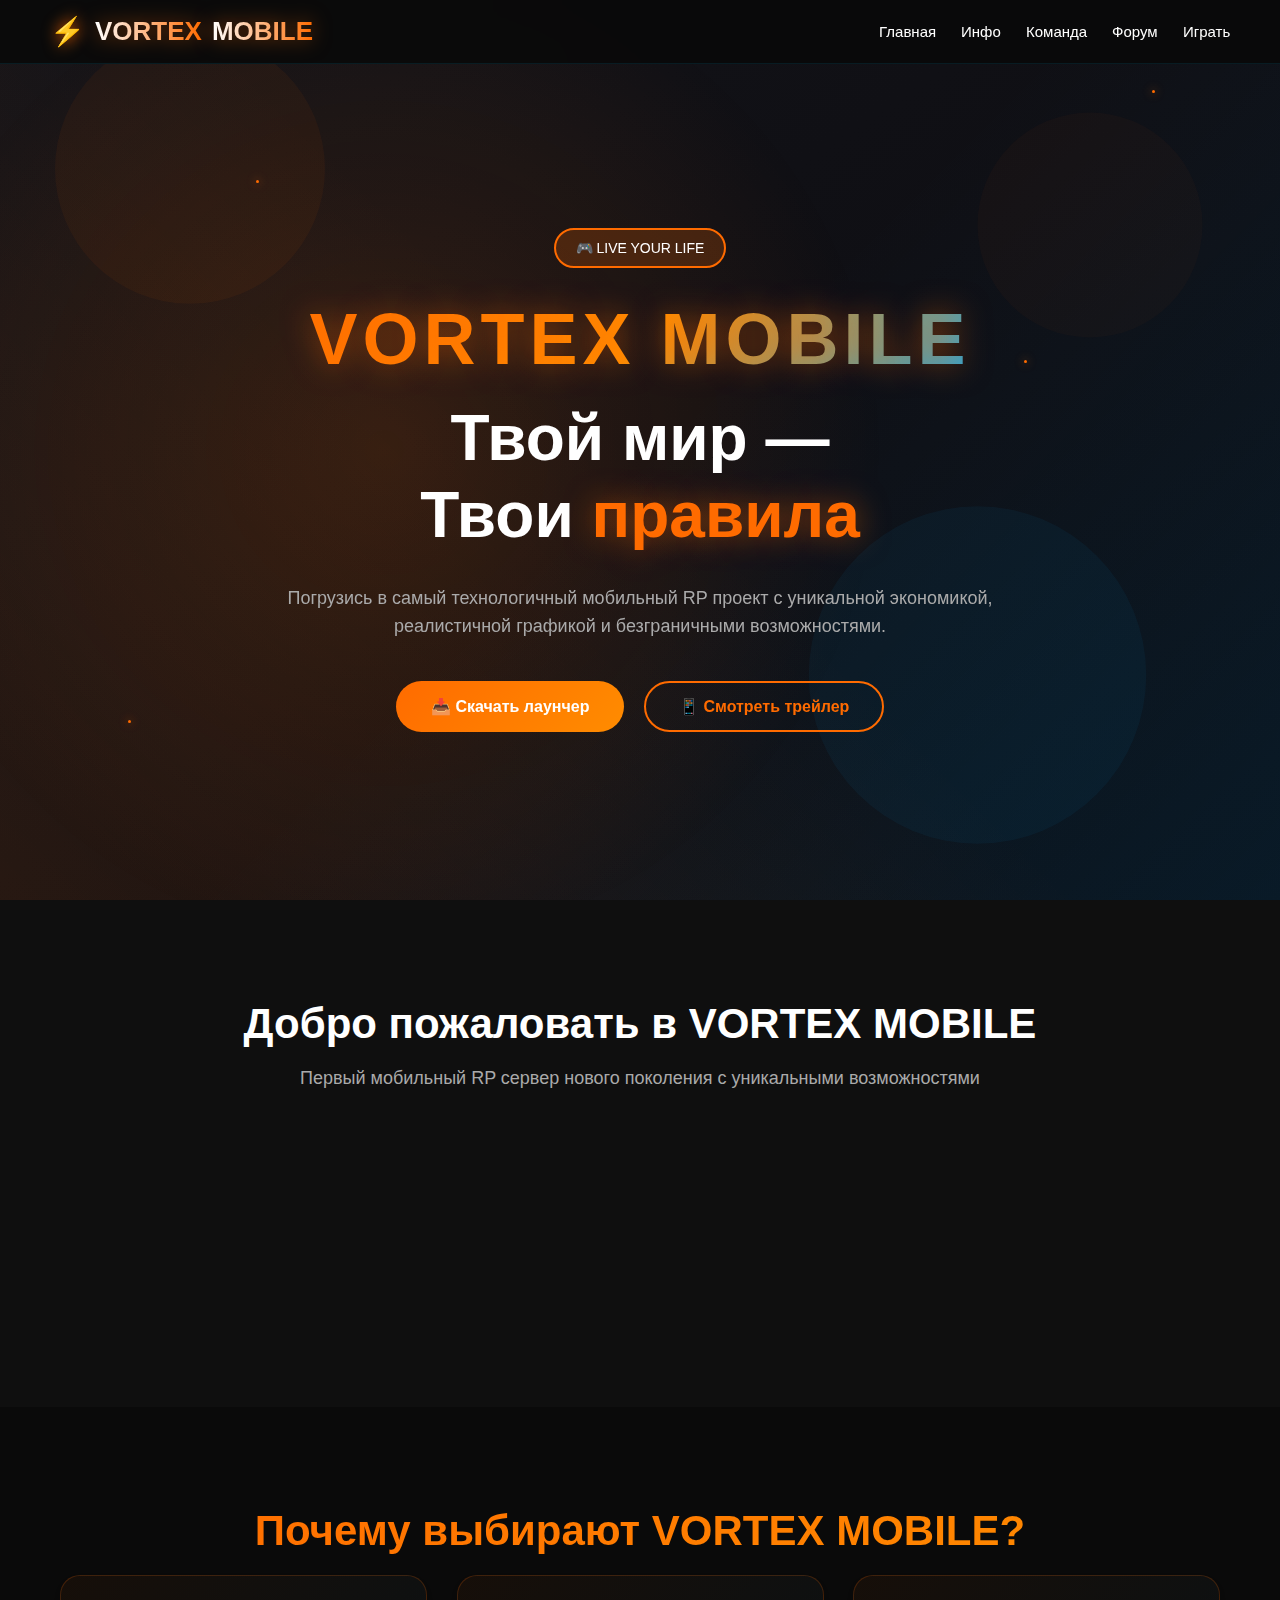
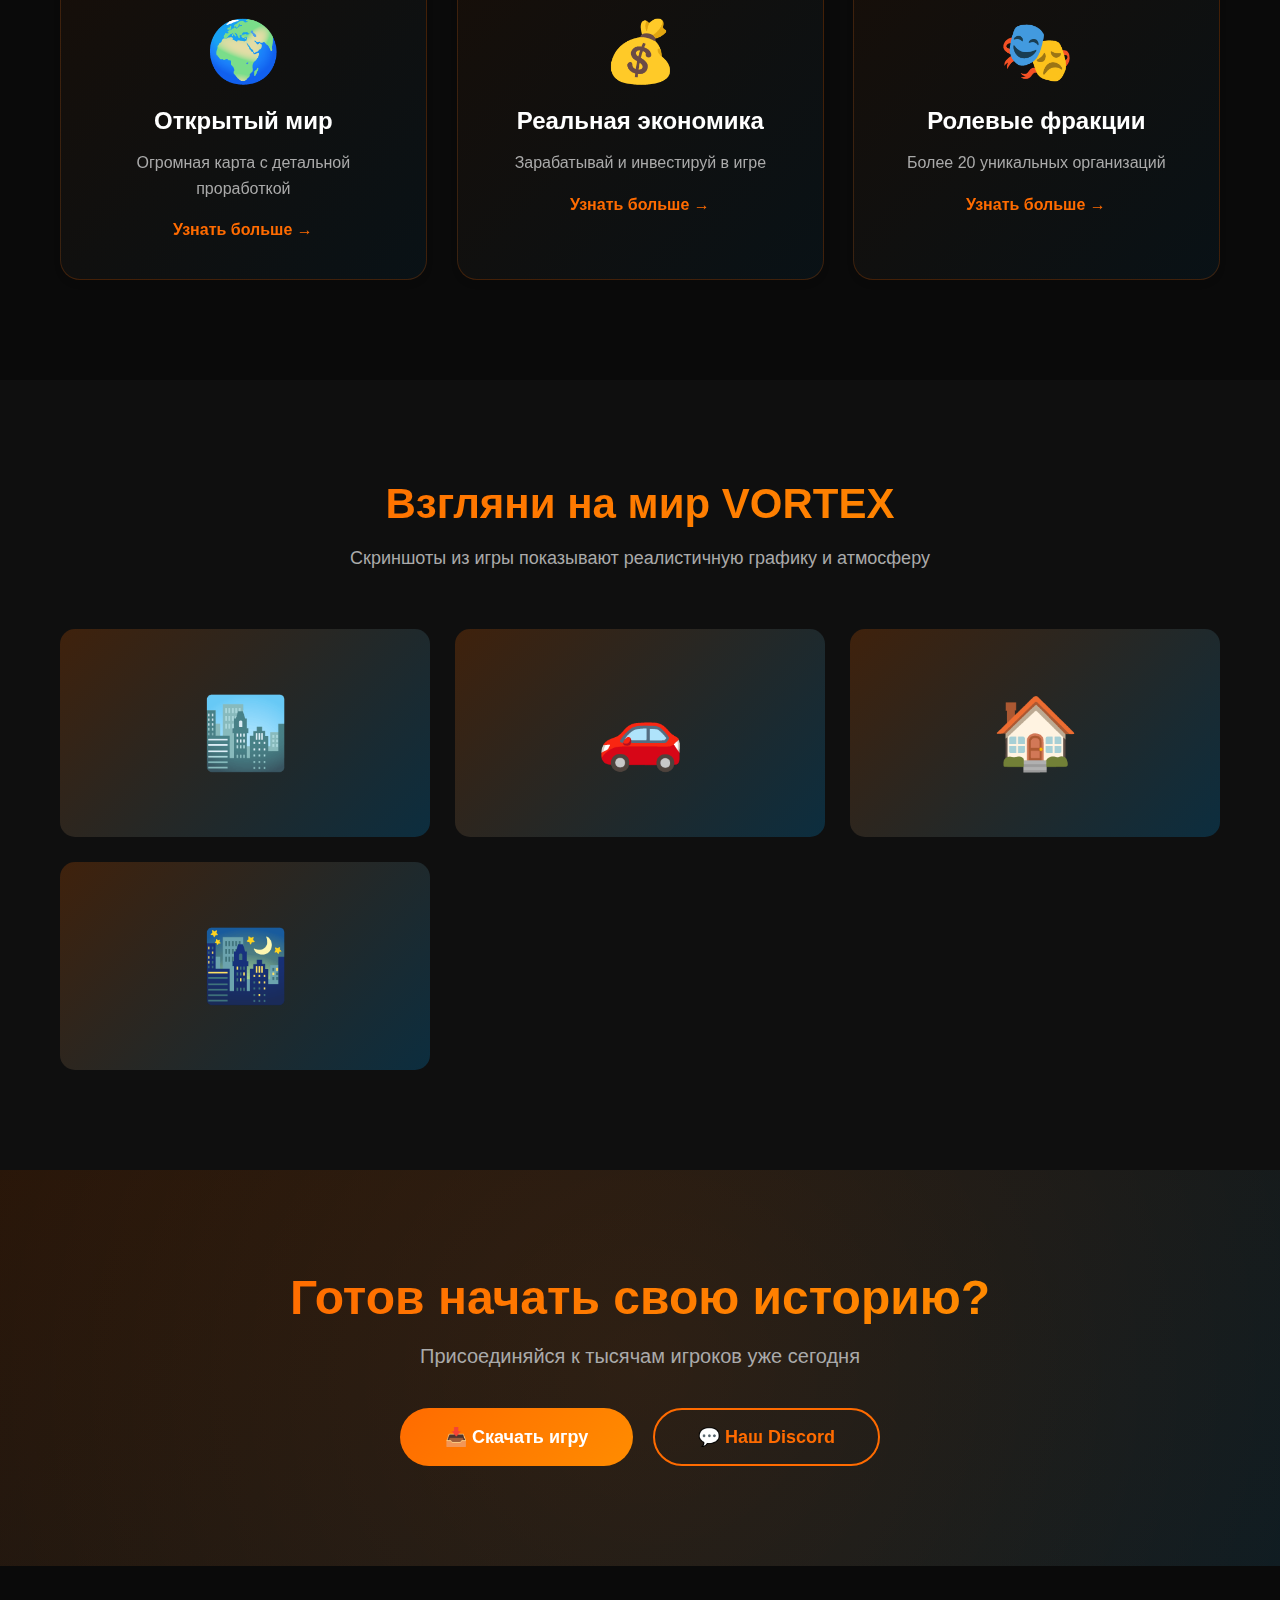
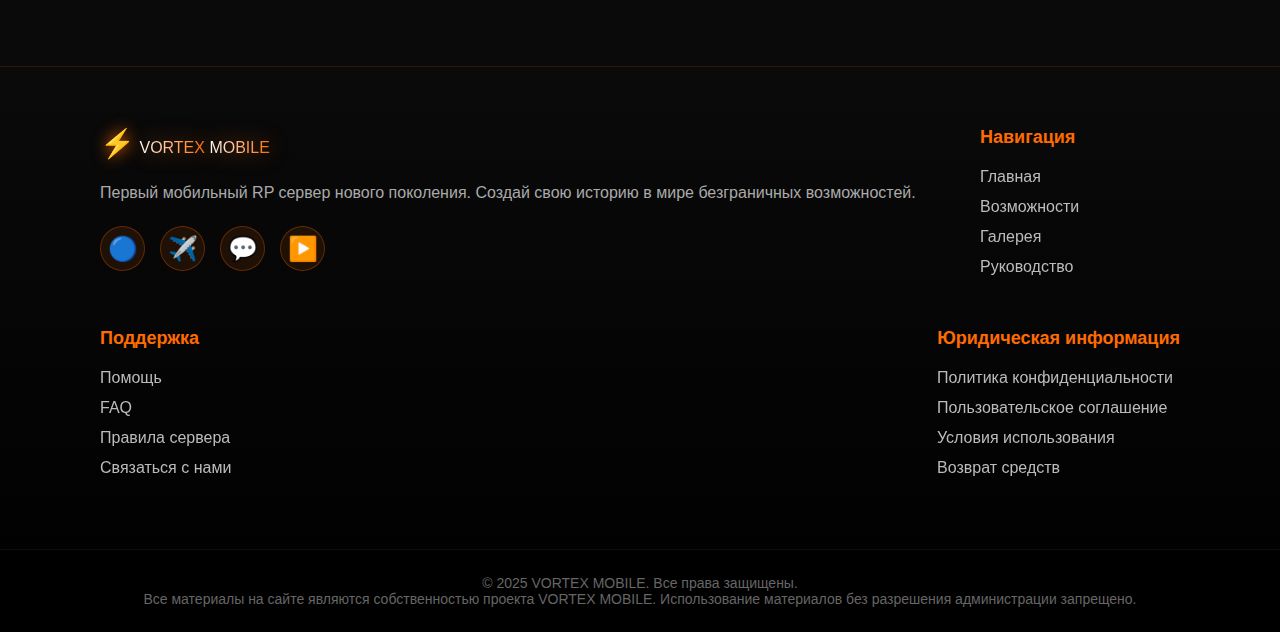
<file: index.html>
<!DOCTYPE html>
<html lang="ru">
<head>
    <meta charset="UTF-8">
    <meta name="viewport" content="width=device-width, initial-scale=1.0">
    <title>VORTEX MOBILE - Главная</title>
    <link rel="stylesheet" href="style.css">
</head>
<body>
    <nav>
    <div class="logo">
        <span class="logo-icon">⚡</span>
        <span class="logo-text">VORTEX</span>
        <span class="logo-blue">MOBILE</span>
    </div>
    <ul class="nav-links">
        <li><a href="index.html">Главная</a></li>
        <li><a href="features.html">Инфо</a></li>
        <li><a href="team.html">Команда</a></li>
        <li><a href="https://blizmobile.hgweb.ru/index.php" target="_blank" class="glow-forum">Форум</a></li>
        <li><a href="#" class="glow-play" onclick="alert('Загрузка!')">Играть</a></li>
    </ul>
</nav>

    <section class="hero">
        <div class="hero-background"></div>
        <div class="hero-overlay"></div>
        <div class="hero-content">
            <div class="badge">🎮 LIVE YOUR LIFE</div>
            <div class="game-title">VORTEX MOBILE</div>
            <h1>Твой мир —<br>Твои <span class="orange-text">правила</span></h1>
            <p class="hero-description">
                Погрузись в самый технологичный мобильный RP проект с уникальной экономикой, реалистичной графикой и безграничными возможностями.
            </p>
            <div class="hero-buttons">
                <button class="btn-primary" onclick="alert('Загрузка лаунчера...')">📥 Скачать лаунчер</button>
                <button class="btn-secondary" onclick="alert('Открытие трейлера...')">📱 Смотреть трейлер</button>
            </div>
        </div>
        <div class="hero-particles">
            <div class="particle"></div>
            <div class="particle"></div>
            <div class="particle"></div>
            <div class="particle"></div>
            <div class="particle"></div>
        </div>
    </section>

    <section class="overview">
        <div class="overview-content">
            <h2>Добро пожаловать в VORTEX MOBILE</h2>
            <p>Первый мобильный RP сервер нового поколения с уникальными возможностями</p>
            <div class="stats-grid">
                <div class="stat-card">
                    <div class="stat-number">10K+</div>
                    <div class="stat-label">Активных игроков</div>
                </div>
                <div class="stat-card">
                    <div class="stat-number">24/7</div>
                    <div class="stat-label">Онлайн сервер</div>
                </div>
                <div class="stat-card">
                    <div class="stat-number">100+</div>
                    <div class="stat-label">Уникальных локаций</div>
                </div>
            </div>
        </div>
    </section>

    <section class="features-preview">
        <h2 class="section-title">Почему выбирают VORTEX MOBILE?</h2>
        <div class="features-preview-grid">
            <div class="preview-card">
                <div class="preview-icon">🌍</div>
                <h3>Открытый мир</h3>
                <p>Огромная карта с детальной проработкой</p>
                <a href="features.html" class="preview-link">Узнать больше →</a>
            </div>
            <div class="preview-card">
                <div class="preview-icon">💰</div>
                <h3>Реальная экономика</h3>
                <p>Зарабатывай и инвестируй в игре</p>
                <a href="features.html" class="preview-link">Узнать больше →</a>
            </div>
            <div class="preview-card">
                <div class="preview-icon">🎭</div>
                <h3>Ролевые фракции</h3>
                <p>Более 20 уникальных организаций</p>
                <a href="features.html" class="preview-link">Узнать больше →</a>
            </div>
        </div>
    </section>

    <section class="gallery">
        <h2 class="section-title">Взгляни на мир VORTEX</h2>
        <p class="section-subtitle">Скриншоты из игры показывают реалистичную графику и атмосферу</p>
        <div class="gallery-grid">
            <div class="gallery-item">
                <div class="gallery-placeholder">🏙️</div>
                <div class="gallery-overlay">
                    <span>Центр города</span>
                </div>
            </div>
            <div class="gallery-item">
                <div class="gallery-placeholder">🚗</div>
                <div class="gallery-overlay">
                    <span>Гонки на суперкарах</span>
                </div>
            </div>
            <div class="gallery-item">
                <div class="gallery-placeholder">🏠</div>
                <div class="gallery-overlay">
                    <span>Элитная недвижимость</span>
                </div>
            </div>
            <div class="gallery-item">
                <div class="gallery-placeholder">🌃</div>
                <div class="gallery-overlay">
                    <span>Ночная жизнь</span>
                </div>
            </div>
        </div>
    </section>

    <section class="cta-section">
        <div class="cta-content">
            <h2>Готов начать свою историю?</h2>
            <p>Присоединяйся к тысячам игроков уже сегодня</p>
            <div class="cta-buttons">
                <button class="btn-primary large" onclick="alert('Загрузка лаунчера...')">📥 Скачать игру</button>
                <button class="btn-secondary large" onclick="alert('Открытие Discord...')">💬 Наш Discord</button>
            </div>
        </div>
    </section>

    <footer class="footer">
        <div class="footer-content">
            <div class="footer-section">
                <div class="footer-logo">
                    <span class="logo-icon">⚡</span>
                    <span class="logo-text">VORTEX</span>
                    <span class="logo-blue">MOBILE</span>
                </div>
                <p class="footer-description">
                    Первый мобильный RP сервер нового поколения. Создай свою историю в мире безграничных возможностей.
                </p>
                <div class="social-links">
                    <a href="#" class="social-btn" title="VKontakte">🔵</a>
                    <a href="#" class="social-btn" title="Telegram">✈️</a>
                    <a href="#" class="social-btn" title="Discord">💬</a>
                    <a href="#" class="social-btn" title="YouTube">▶️</a>
                </div>
            </div>

            <div class="footer-section">
                <h4>Навигация</h4>
                <ul class="footer-links">
                    <li><a href="index.html">Главная</a></li>
                    <li><a href="features.html">Возможности</a></li>
                    <li><a href="gallery.html">Галерея</a></li>
                    <li><a href="team.html">Руководство</a></li>
                </ul>
            </div>

            <div class="footer-section">
                <h4>Поддержка</h4>
                <ul class="footer-links">
                    <li><a href="#">Помощь</a></li>
                    <li><a href="#">FAQ</a></li>
                    <li><a href="#">Правила сервера</a></li>
                    <li><a href="#">Связаться с нами</a></li>
                </ul>
            </div>

            <div class="footer-section">
                <h4>Юридическая информация</h4>
                <ul class="footer-links">
                    <li><a href="#">Политика конфиденциальности</a></li>
                    <li><a href="#">Пользовательское соглашение</a></li>
                    <li><a href="#">Условия использования</a></li>
                    <li><a href="#">Возврат средств</a></li>
                </ul>
            </div>
        </div>

        <div class="footer-bottom">
            <div class="footer-bottom-content">
                <p>&copy; 2025 VORTEX MOBILE. Все права защищены.</p>
                <p class="footer-disclaimer">
                    Все материалы на сайте являются собственностью проекта VORTEX MOBILE. 
                    Использование материалов без разрешения администрации запрещено.
                </p>
            </div>
        </div>
    </footer>

    <script src="script.js"></script>
</body>
</html>
</file>
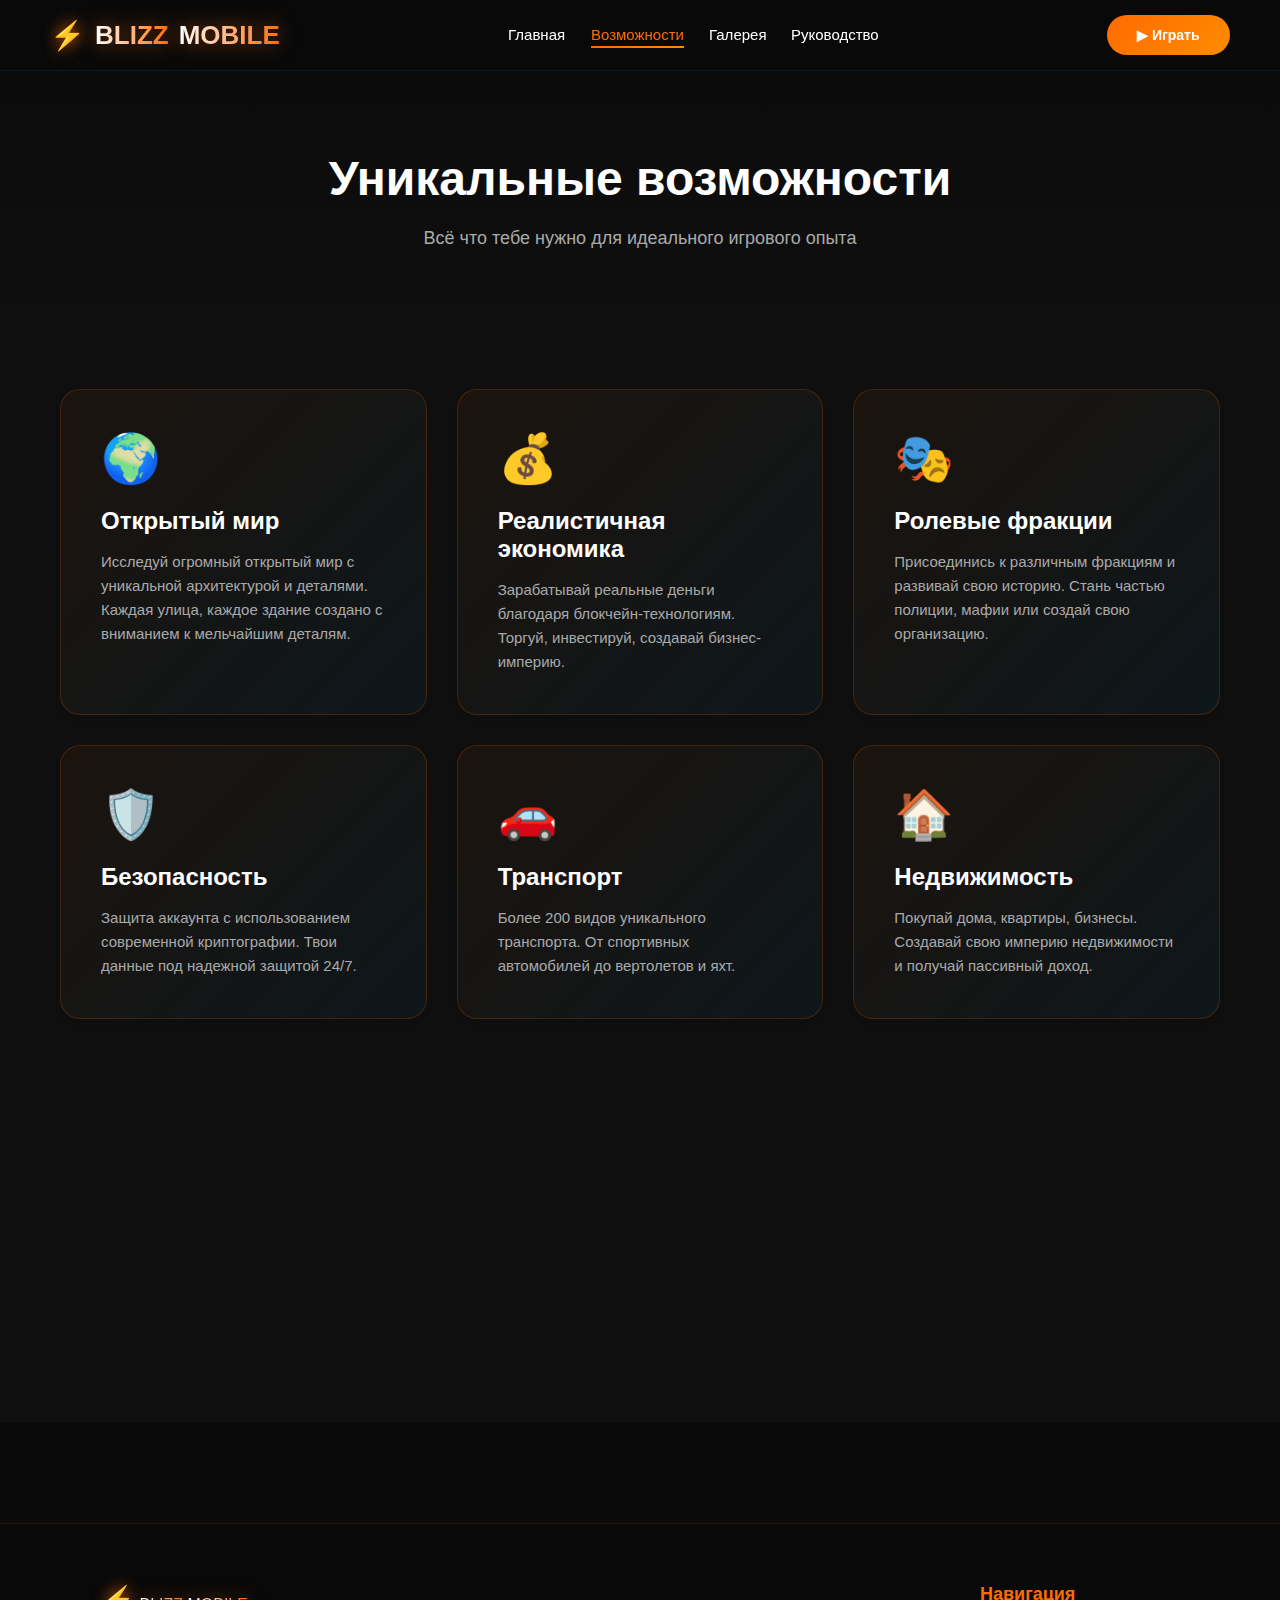
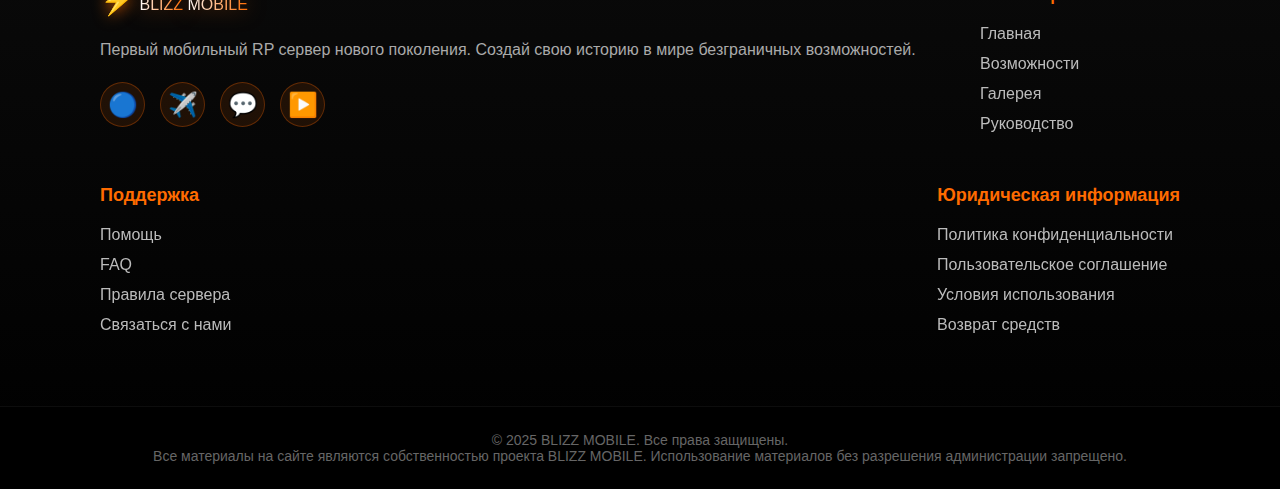
<file: features.html>
<!DOCTYPE html>
<html lang="ru">
<head>
    <meta charset="UTF-8">
    <meta name="viewport" content="width=device-width, initial-scale=1.0">
    <title>BLIZZ MOBILE - Возможности</title>
    <link rel="stylesheet" href="style.css">
</head>
<body>
    <!-- Навигация -->
    <nav>
        <div class="logo">
            <span class="logo-icon">⚡</span>
            <span class="logo-text">BLIZZ</span>
            <span class="logo-blue">MOBILE</span>
        </div>
        <ul class="nav-links">
            <li><a href="index.html">Главная</a></li>
            <li><a href="features.html" class="active">Возможности</a></li>
            <li><a href="gallery.html">Галерея</a></li>
            <li><a href="team.html">Руководство</a></li>
        </ul>
        <button class="play-btn" onclick="alert('Загрузка начнется в ближайшее время!')">▶ Играть</button>
    </nav>

    <!-- Заголовок страницы -->
    <section class="page-header">
        <h1>Уникальные возможности</h1>
        <p>Всё что тебе нужно для идеального игрового опыта</p>
    </section>

    <!-- Возможности -->
    <section class="features">
        <div class="features-grid">
            <div class="feature-card">
                <div class="feature-icon">🌍</div>
                <h3>Открытый мир</h3>
                <p>Исследуй огромный открытый мир с уникальной архитектурой и деталями. Каждая улица, каждое здание создано с вниманием к мельчайшим деталям.</p>
            </div>
            <div class="feature-card">
                <div class="feature-icon">💰</div>
                <h3>Реалистичная экономика</h3>
                <p>Зарабатывай реальные деньги благодаря блокчейн-технологиям. Торгуй, инвестируй, создавай бизнес-империю.</p>
            </div>
            <div class="feature-card">
                <div class="feature-icon">🎭</div>
                <h3>Ролевые фракции</h3>
                <p>Присоединись к различным фракциям и развивай свою историю. Стань частью полиции, мафии или создай свою организацию.</p>
            </div>
            <div class="feature-card">
                <div class="feature-icon">🛡️</div>
                <h3>Безопасность</h3>
                <p>Защита аккаунта с использованием современной криптографии. Твои данные под надежной защитой 24/7.</p>
            </div>
            <div class="feature-card">
                <div class="feature-icon">🚗</div>
                <h3>Транспорт</h3>
                <p>Более 200 видов уникального транспорта. От спортивных автомобилей до вертолетов и яхт.</p>
            </div>
            <div class="feature-card">
                <div class="feature-icon">🏠</div>
                <h3>Недвижимость</h3>
                <p>Покупай дома, квартиры, бизнесы. Создавай свою империю недвижимости и получай пассивный доход.</p>
            </div>
            <div class="feature-card">
                <div class="feature-icon">👔</div>
                <h3>Кастомизация</h3>
                <p>Тысячи вариантов одежды и аксессуаров. Создай уникальный образ своего персонажа.</p>
            </div>
            <div class="feature-card">
                <div class="feature-icon">🎯</div>
                <h3>Миссии и квесты</h3>
                <p>Более 500 уникальных заданий. От простых доставок до сложных ограблений банков.</p>
            </div>
        </div>
    </section>

    <!-- Футер -->
    <footer class="footer">
        <div class="footer-content">
            <div class="footer-section">
                <div class="footer-logo">
                    <span class="logo-icon">⚡</span>
                    <span class="logo-text">BLIZZ</span>
                    <span class="logo-blue">MOBILE</span>
                </div>
                <p class="footer-description">
                    Первый мобильный RP сервер нового поколения. Создай свою историю в мире безграничных возможностей.
                </p>
                <div class="social-links">
                    <a href="#" class="social-btn" title="VKontakte">🔵</a>
                    <a href="#" class="social-btn" title="Telegram">✈️</a>
                    <a href="#" class="social-btn" title="Discord">💬</a>
                    <a href="#" class="social-btn" title="YouTube">▶️</a>
                </div>
            </div>

            <div class="footer-section">
                <h4>Навигация</h4>
                <ul class="footer-links">
                    <li><a href="index.html">Главная</a></li>
                    <li><a href="features.html">Возможности</a></li>
                    <li><a href="gallery.html">Галерея</a></li>
                    <li><a href="team.html">Руководство</a></li>
                </ul>
            </div>

            <div class="footer-section">
                <h4>Поддержка</h4>
                <ul class="footer-links">
                    <li><a href="#">Помощь</a></li>
                    <li><a href="#">FAQ</a></li>
                    <li><a href="#">Правила сервера</a></li>
                    <li><a href="#">Связаться с нами</a></li>
                </ul>
            </div>

            <div class="footer-section">
                <h4>Юридическая информация</h4>
                <ul class="footer-links">
                    <li><a href="#">Политика конфиденциальности</a></li>
                    <li><a href="#">Пользовательское соглашение</a></li>
                    <li><a href="#">Условия использования</a></li>
                    <li><a href="#">Возврат средств</a></li>
                </ul>
            </div>
        </div>

        <div class="footer-bottom">
            <div class="footer-bottom-content">
                <p>&copy; 2025 BLIZZ MOBILE. Все права защищены.</p>
                <p class="footer-disclaimer">
                    Все материалы на сайте являются собственностью проекта BLIZZ MOBILE. 
                    Использование материалов без разрешения администрации запрещено.
                </p>
            </div>
        </div>
    </footer>

    <script src="script.js"></script>
</body>
</html>
</file>
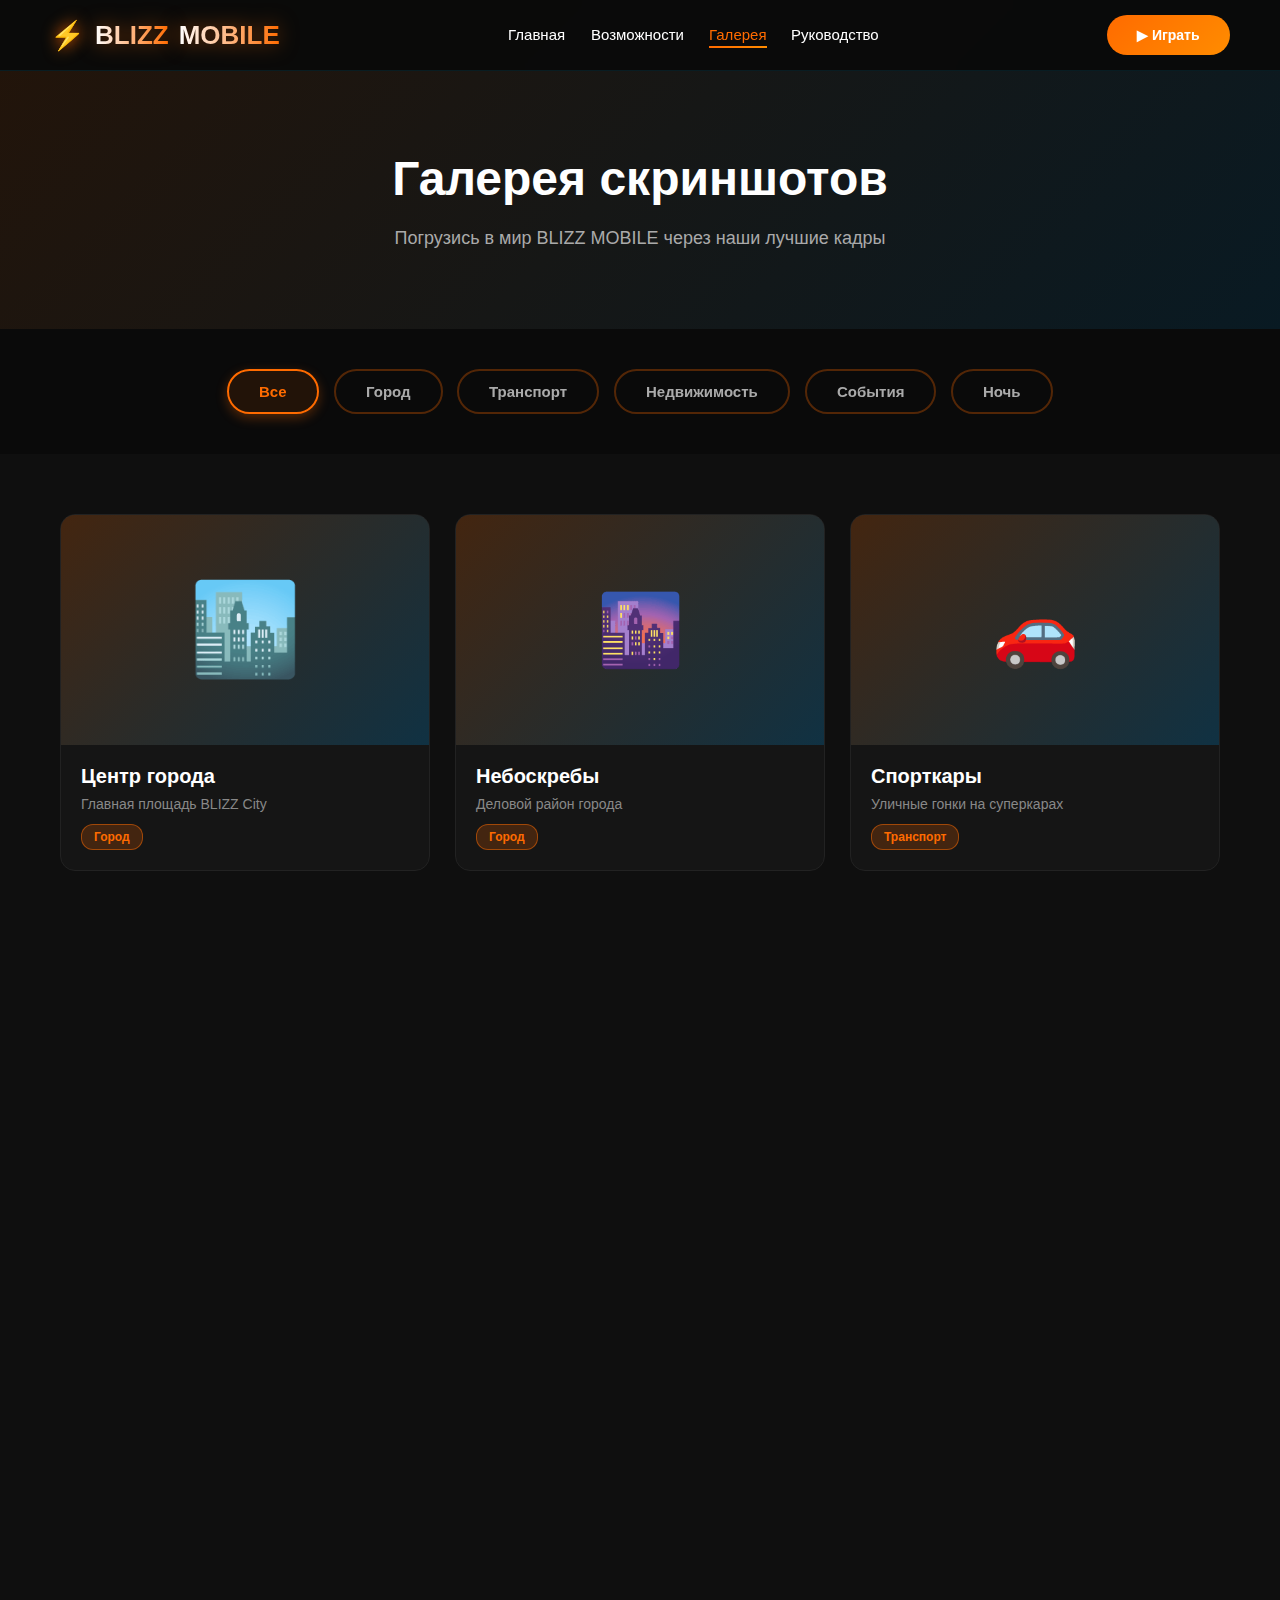
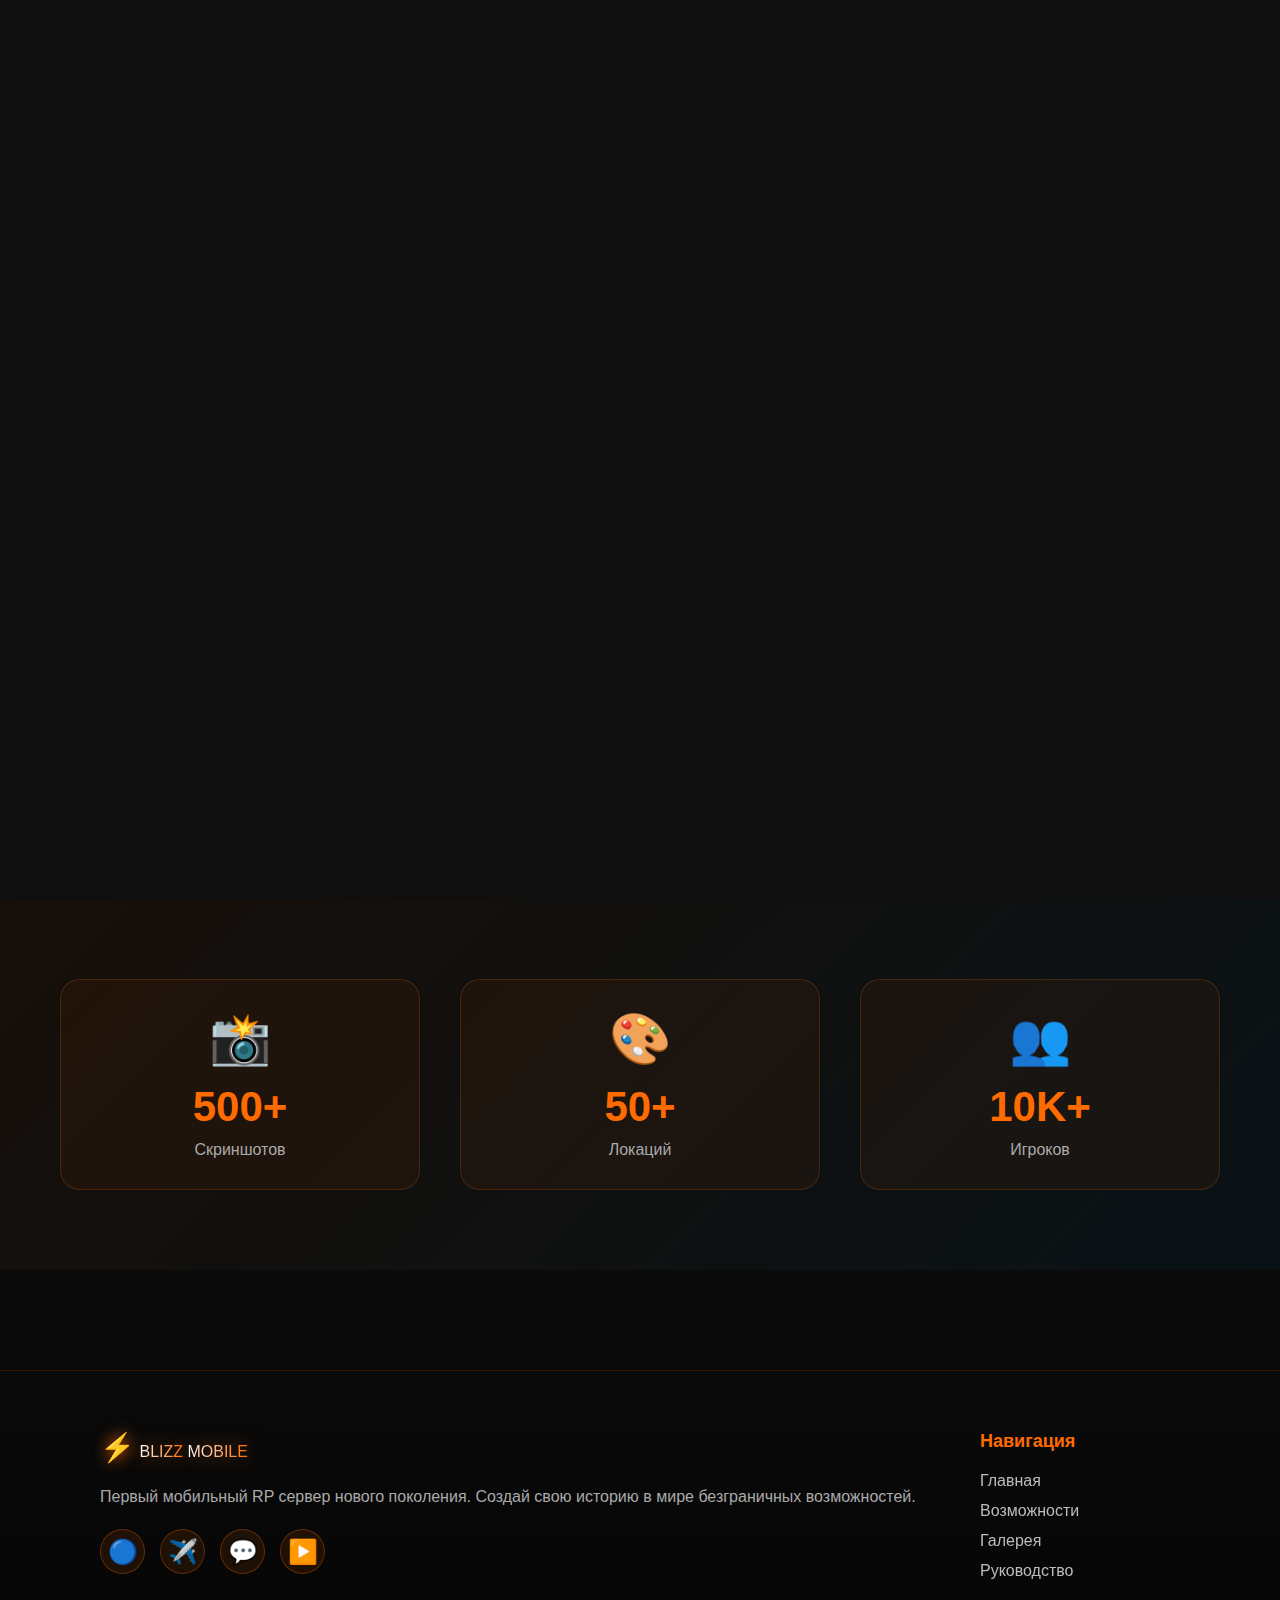
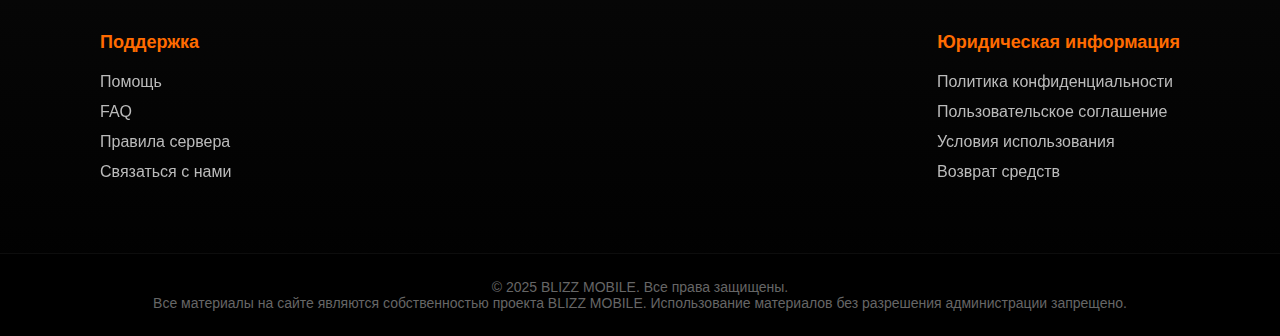
<file: gallery.html>
<!DOCTYPE html>
<html lang="ru">
<head>
    <meta charset="UTF-8">
    <meta name="viewport" content="width=device-width, initial-scale=1.0">
    <title>BLIZZ MOBILE - Галерея</title>
    <link rel="stylesheet" href="style.css">
</head>
<body>
    <!-- Навигация -->
    <nav>
        <div class="logo">
            <span class="logo-icon">⚡</span>
            <span class="logo-text">BLIZZ</span>
            <span class="logo-blue">MOBILE</span>
        </div>
        <ul class="nav-links">
            <li><a href="index.html">Главная</a></li>
            <li><a href="features.html">Возможности</a></li>
            <li><a href="gallery.html" class="active">Галерея</a></li>
            <li><a href="team.html">Руководство</a></li>
        </ul>
        <button class="play-btn" onclick="alert('Загрузка начнется в ближайшее время!')">▶ Играть</button>
    </nav>

    <!-- Заголовок страницы -->
    <section class="page-header gallery-header">
        <h1>Галерея скриншотов</h1>
        <p>Погрузись в мир BLIZZ MOBILE через наши лучшие кадры</p>
    </section>

    <!-- Фильтры категорий -->
    <section class="gallery-filters">
        <div class="filter-buttons">
            <button class="filter-btn active" data-filter="all">Все</button>
            <button class="filter-btn" data-filter="city">Город</button>
            <button class="filter-btn" data-filter="cars">Транспорт</button>
            <button class="filter-btn" data-filter="houses">Недвижимость</button>
            <button class="filter-btn" data-filter="events">События</button>
            <button class="filter-btn" data-filter="night">Ночь</button>
        </div>
    </section>

    <!-- Большая галерея -->
    <section class="gallery-main">
        <div class="gallery-masonry">
            <!-- Город -->
            <div class="gallery-card" data-category="city">
                <div class="gallery-image">
                    <div class="gallery-placeholder large">🏙️</div>
                </div>
                <div class="gallery-info">
                    <h3>Центр города</h3>
                    <p>Главная площадь BLIZZ City</p>
                    <span class="gallery-category">Город</span>
                </div>
            </div>

            <div class="gallery-card" data-category="city">
                <div class="gallery-image">
                    <div class="gallery-placeholder">🌆</div>
                </div>
                <div class="gallery-info">
                    <h3>Небоскребы</h3>
                    <p>Деловой район города</p>
                    <span class="gallery-category">Город</span>
                </div>
            </div>

            <!-- Транспорт -->
            <div class="gallery-card" data-category="cars">
                <div class="gallery-image">
                    <div class="gallery-placeholder">🚗</div>
                </div>
                <div class="gallery-info">
                    <h3>Спорткары</h3>
                    <p>Уличные гонки на суперкарах</p>
                    <span class="gallery-category">Транспорт</span>
                </div>
            </div>

            <div class="gallery-card" data-category="cars">
                <div class="gallery-image">
                    <div class="gallery-placeholder">🏍️</div>
                </div>
                <div class="gallery-info">
                    <h3>Мотоциклы</h3>
                    <p>Байкерская культура</p>
                    <span class="gallery-category">Транспорт</span>
                </div>
            </div>

            <div class="gallery-card" data-category="cars">
                <div class="gallery-image">
                    <div class="gallery-placeholder large">🚁</div>
                </div>
                <div class="gallery-info">
                    <h3>Вертолеты</h3>
                    <p>Воздушный транспорт VIP класса</p>
                    <span class="gallery-category">Транспорт</span>
                </div>
            </div>

            <!-- Недвижимость -->
            <div class="gallery-card" data-category="houses">
                <div class="gallery-image">
                    <div class="gallery-placeholder">🏠</div>
                </div>
                <div class="gallery-info">
                    <h3>Элитные дома</h3>
                    <p>Роскошная недвижимость</p>
                    <span class="gallery-category">Недвижимость</span>
                </div>
            </div>

            <div class="gallery-card" data-category="houses">
                <div class="gallery-image">
                    <div class="gallery-placeholder">🏢</div>
                </div>
                <div class="gallery-info">
                    <h3>Пентхаусы</h3>
                    <p>Квартиры на последних этажах</p>
                    <span class="gallery-category">Недвижимость</span>
                </div>
            </div>

            <!-- События -->
            <div class="gallery-card" data-category="events">
                <div class="gallery-image">
                    <div class="gallery-placeholder large">🎭</div>
                </div>
                <div class="gallery-info">
                    <h3>Мафиозные разборки</h3>
                    <p>Ролевые события</p>
                    <span class="gallery-category">События</span>
                </div>
            </div>

            <div class="gallery-card" data-category="events">
                <div class="gallery-image">
                    <div class="gallery-placeholder">🎉</div>
                </div>
                <div class="gallery-info">
                    <h3>Вечеринки</h3>
                    <p>Ночные клубы и развлечения</p>
                    <span class="gallery-category">События</span>
                </div>
            </div>

            <div class="gallery-card" data-category="events">
                <div class="gallery-image">
                    <div class="gallery-placeholder">🚔</div>
                </div>
                <div class="gallery-info">
                    <h3>Полицейские погони</h3>
                    <p>Работа правоохранительных органов</p>
                    <span class="gallery-category">События</span>
                </div>
            </div>

            <!-- Ночь -->
            <div class="gallery-card" data-category="night">
                <div class="gallery-image">
                    <div class="gallery-placeholder large">🌃</div>
                </div>
                <div class="gallery-info">
                    <h3>Ночной город</h3>
                    <p>Неоновые огни мегаполиса</p>
                    <span class="gallery-category">Ночь</span>
                </div>
            </div>

            <div class="gallery-card" data-category="night">
                <div class="gallery-image">
                    <div class="gallery-placeholder">🌉</div>
                </div>
                <div class="gallery-info">
                    <h3>Мосты ночью</h3>
                    <p>Подсветка архитектуры</p>
                    <span class="gallery-category">Ночь</span>
                </div>
            </div>

            <div class="gallery-card" data-category="city">
                <div class="gallery-image">
                    <div class="gallery-placeholder">🏪</div>
                </div>
                <div class="gallery-info">
                    <h3>Магазины</h3>
                    <p>Торговые центры города</p>
                    <span class="gallery-category">Город</span>
                </div>
            </div>
        </div>
    </section>

    <!-- Статистика -->
    <section class="gallery-stats">
        <div class="stats-container">
            <div class="stat-item">
                <div class="stat-icon">📸</div>
                <div class="stat-number">500+</div>
                <div class="stat-text">Скриншотов</div>
            </div>
            <div class="stat-item">
                <div class="stat-icon">🎨</div>
                <div class="stat-number">50+</div>
                <div class="stat-text">Локаций</div>
            </div>
            <div class="stat-item">
                <div class="stat-icon">👥</div>
                <div class="stat-number">10K+</div>
                <div class="stat-text">Игроков</div>
            </div>
        </div>
    </section>

    <!-- Футер -->
    <footer class="footer">
        <div class="footer-content">
            <div class="footer-section">
                <div class="footer-logo">
                    <span class="logo-icon">⚡</span>
                    <span class="logo-text">BLIZZ</span>
                    <span class="logo-blue">MOBILE</span>
                </div>
                <p class="footer-description">
                    Первый мобильный RP сервер нового поколения. Создай свою историю в мире безграничных возможностей.
                </p>
                <div class="social-links">
                    <a href="#" class="social-btn" title="VKontakte">🔵</a>
                    <a href="#" class="social-btn" title="Telegram">✈️</a>
                    <a href="#" class="social-btn" title="Discord">💬</a>
                    <a href="#" class="social-btn" title="YouTube">▶️</a>
                </div>
            </div>

            <div class="footer-section">
                <h4>Навигация</h4>
                <ul class="footer-links">
                    <li><a href="index.html">Главная</a></li>
                    <li><a href="features.html">Возможности</a></li>
                    <li><a href="gallery.html">Галерея</a></li>
                    <li><a href="team.html">Руководство</a></li>
                </ul>
            </div>

            <div class="footer-section">
                <h4>Поддержка</h4>
                <ul class="footer-links">
                    <li><a href="#">Помощь</a></li>
                    <li><a href="#">FAQ</a></li>
                    <li><a href="#">Правила сервера</a></li>
                    <li><a href="#">Связаться с нами</a></li>
                </ul>
            </div>

            <div class="footer-section">
                <h4>Юридическая информация</h4>
                <ul class="footer-links">
                    <li><a href="#">Политика конфиденциальности</a></li>
                    <li><a href="#">Пользовательское соглашение</a></li>
                    <li><a href="#">Условия использования</a></li>
                    <li><a href="#">Возврат средств</a></li>
                </ul>
            </div>
        </div>

        <div class="footer-bottom">
            <div class="footer-bottom-content">
                <p>&copy; 2025 BLIZZ MOBILE. Все права защищены.</p>
                <p class="footer-disclaimer">
                    Все материалы на сайте являются собственностью проекта BLIZZ MOBILE. 
                    Использование материалов без разрешения администрации запрещено.
                </p>
            </div>
        </div>
    </footer>

    <script src="script.js"></script>
</body>
</html>
</file>
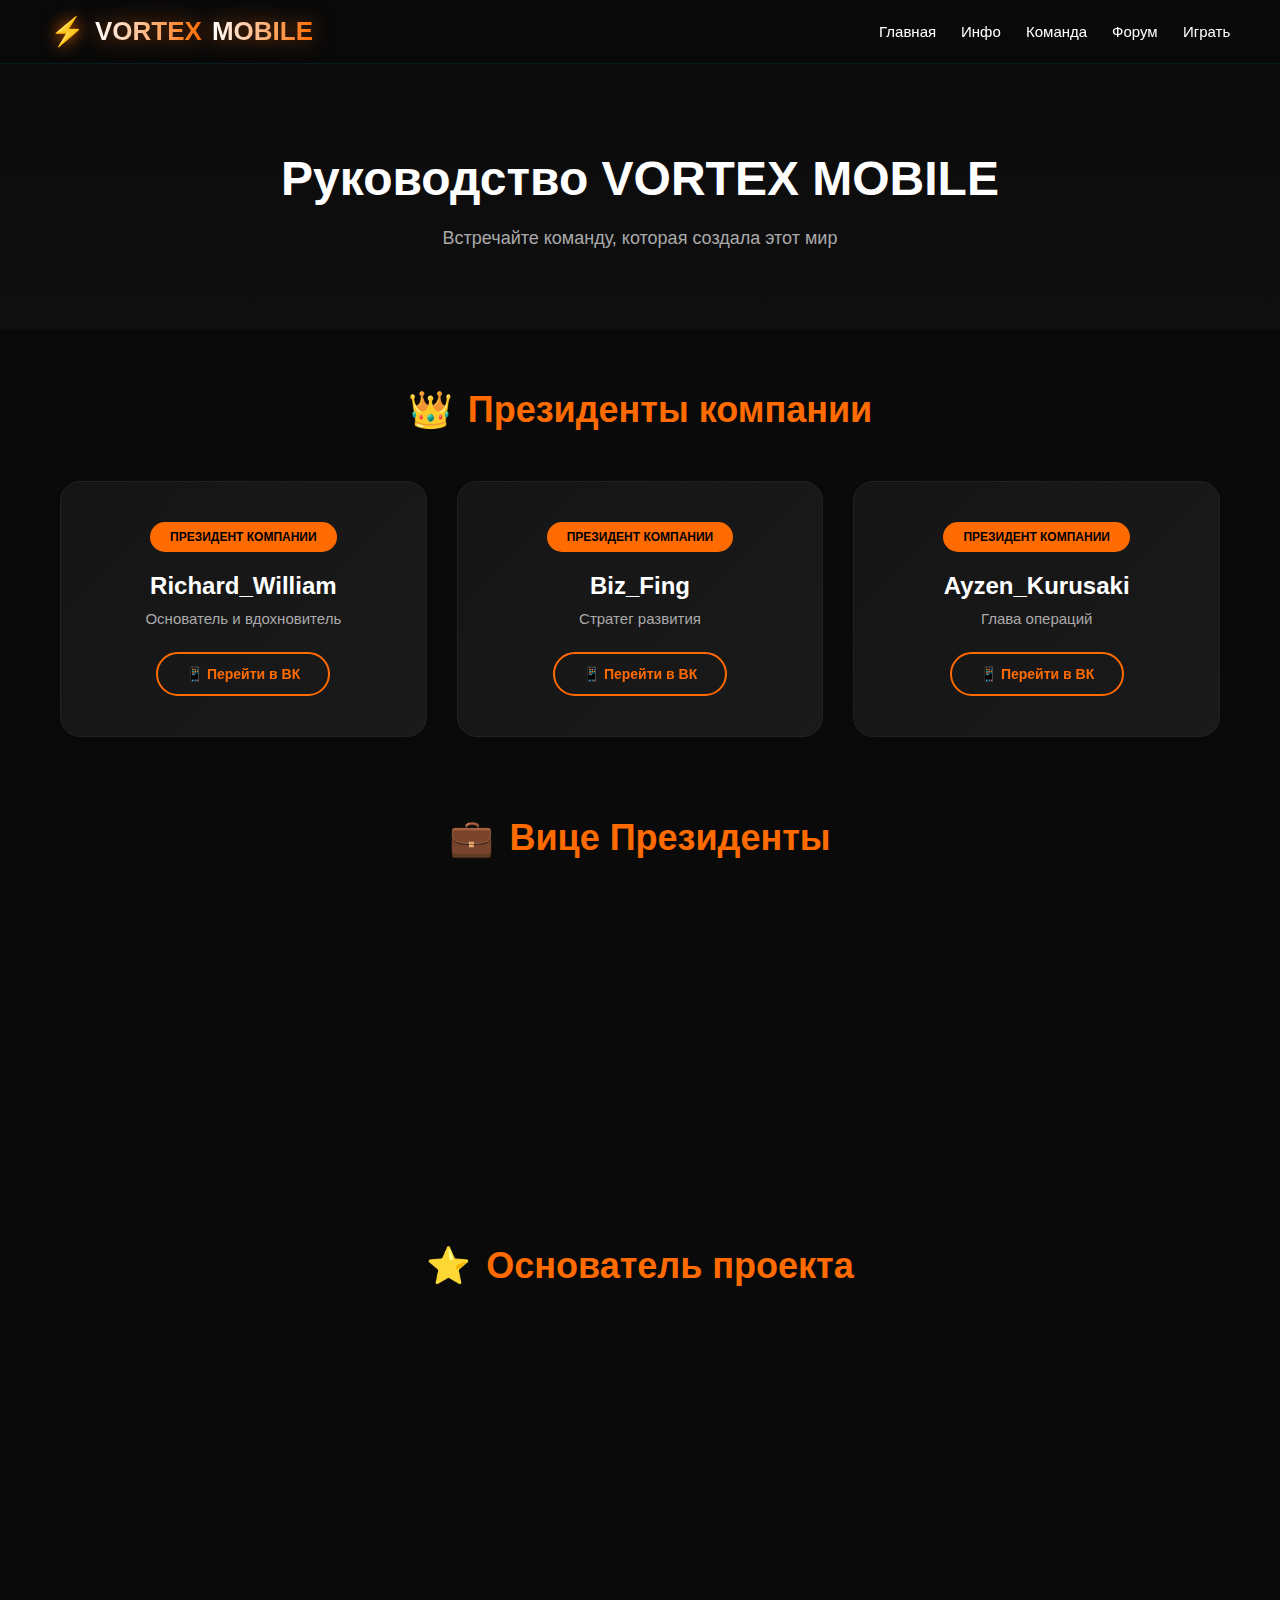
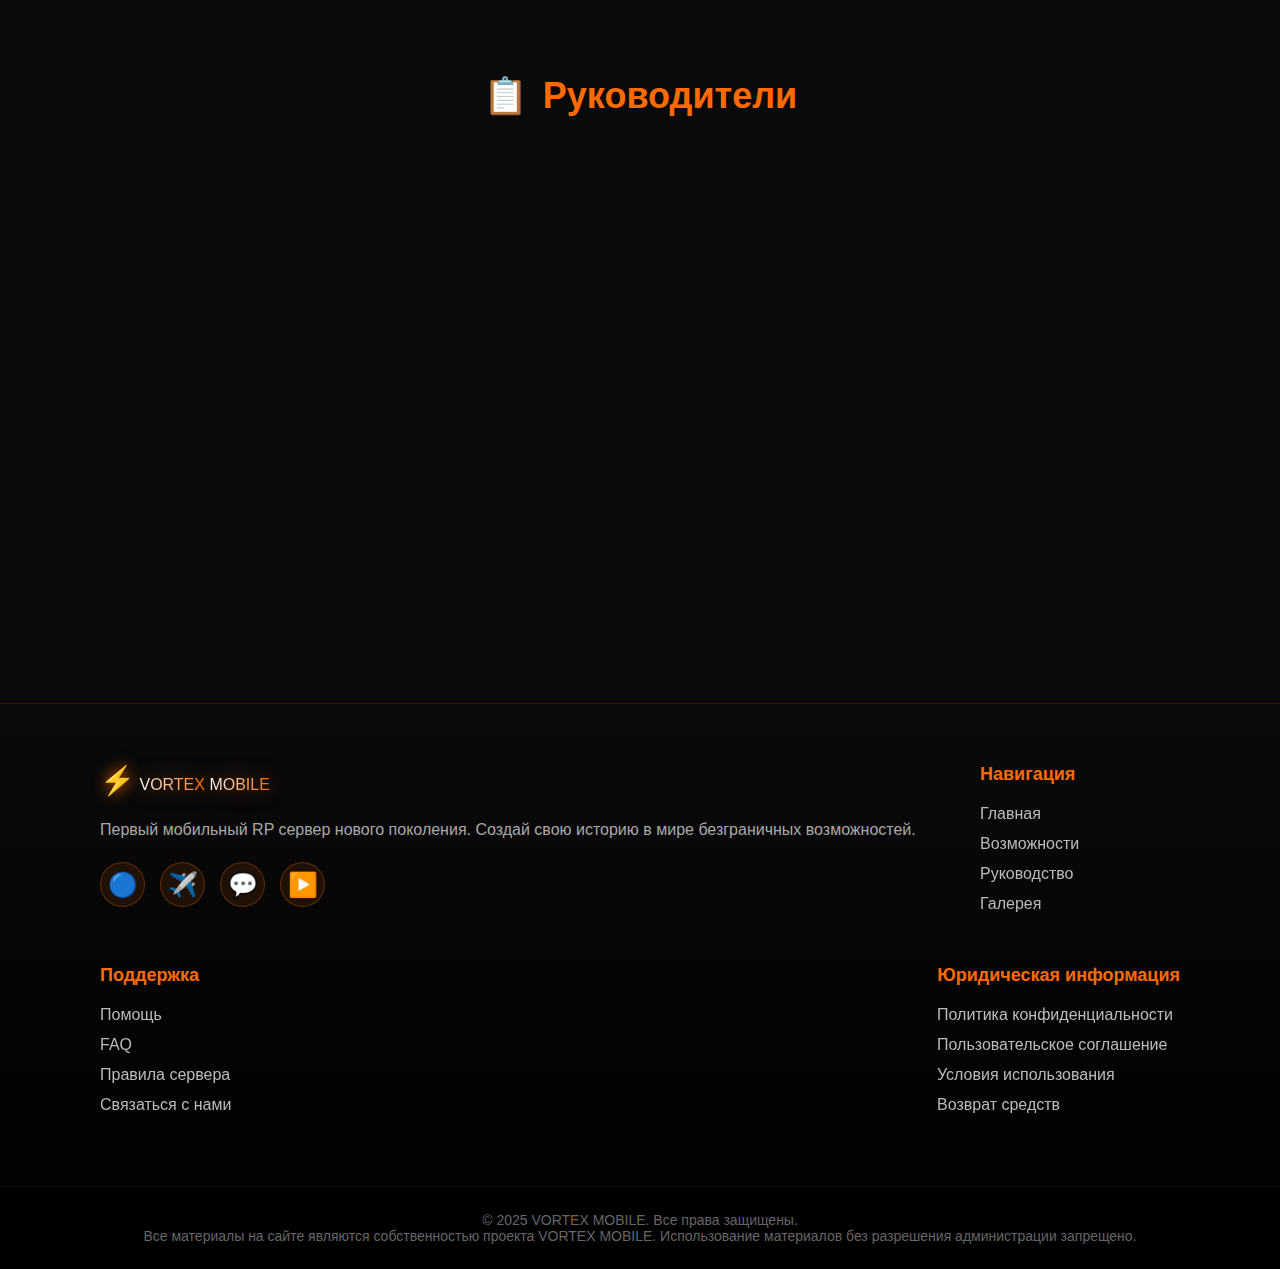
<file: team.html>
<!DOCTYPE html>
<html lang="ru">
<head>
    <meta charset="UTF-8">
    <meta name="viewport" content="width=device-width, initial-scale=1.0">
    <title>VORTEX MOBILE - Руководство</title>
    <link rel="stylesheet" href="style.css">
</head>
<body>
    <nav>
    <div class="logo">
        <span class="logo-icon">⚡</span>
        <span class="logo-text">VORTEX</span>
        <span class="logo-blue">MOBILE</span>
    </div>
    <ul class="nav-links">
        <li><a href="index.html">Главная</a></li>
        <li><a href="features.html">Инфо</a></li>
        <li><a href="team.html">Команда</a></li>
        <li><a href="https://blizmobile.hgweb.ru/index.php" target="_blank" class="glow-forum">Форум</a></li>
        <li><a href="#" class="glow-play" onclick="alert('Загрузка!')">Играть</a></li>
    </ul>
</nav>

    <section class="page-header">
        <h1>Руководство VORTEX MOBILE</h1>
        <p>Встречайте команду, которая создала этот мир</p>
    </section>

    <section class="team-section">
        <div class="team-category">
            <div class="category-header">
                <span class="category-icon">👑</span>
                <h2>Президенты компании</h2>
            </div>
            <div class="team-grid">
                <div class="team-card">
                    <div class="team-role president">ПРЕЗИДЕНТ КОМПАНИИ</div>
                    <h3 class="team-name">Richard_William</h3>
                    <p class="team-position">Основатель и вдохновитель</p>
                    <a href="https://vk.com/shadowwilliam" target="_blank" class="team-btn">📱 Перейти в ВК</a>
                </div>
                <div class="team-card">
                    <div class="team-role president">ПРЕЗИДЕНТ КОМПАНИИ</div>
                    <h3 class="team-name">Biz_Fing</h3>
                    <p class="team-position">Стратег развития</p>
                    <a href="https://vk.com/cnecemm" target="_blank" class="team-btn">📱 Перейти в ВК</a>
                </div>
                <div class="team-card">
                    <div class="team-role president">ПРЕЗИДЕНТ КОМПАНИИ</div>
                    <h3 class="team-name">Ayzen_Kurusaki</h3>
                    <p class="team-position">Глава операций</p>
                    <a href="https://vk.com/azn56" target="_blank" class="team-btn">📱 Перейти в ВК</a>
                </div>
            </div>
        </div>

        <div class="team-category">
            <div class="category-header">
                <span class="category-icon">💼</span>
                <h2>Вице Президенты</h2>
            </div>
            <div class="team-grid">
                <div class="team-card">
                    <div class="team-role director">ВИЦЕ ПРЕЗИДЕНТ</div>
                    <h3 class="team-name">Hattab_Corleon</h3>
                    <p class="team-position">Заместитель директора</p>
                    <a href="https://vk.com/id867314019" target="_blank" class="team-btn">📱 Перейти в ВК</a>
                </div>
                <div class="team-card">
                    <div class="team-role director">ВИЦЕ ПРЕЗИДЕНТ</div>
                    <h3 class="team-name">Gary_Parker</h3>
                    <p class="team-position">Заместитель директора</p>
                    <a href="https://vk.com/garyverstappen" target="_blank" class="team-btn">📱 Перейти в ВК</a>
                </div>
            </div>
        </div>

        <div class="team-category">
            <div class="category-header">
                <span class="category-icon">⭐</span>
                <h2>Основатель проекта</h2>
            </div>
            <div class="team-grid single">
                <div class="team-card featured">
                    <div class="team-role founder">ОСНОВАТЕЛЬ ПРОЕКТА</div>
                    <h3 class="team-name">Dev_NaCapte</h3>
                    <p class="team-position">Архитектор проекта</p>
                    <a href="https://vk.com/volk_one2" target="_blank" class="team-btn">📱 Перейти в ВК</a>
                </div>
            </div>
        </div>

        <div class="team-category">
            <div class="category-header">
                <span class="category-icon">📋</span>
                <h2>Руководители</h2>
            </div>
            <div class="team-grid">
                <div class="team-card">
                    <div class="team-role manager">РУКОВОДИТЕЛЬ ПРОЕКТА</div>
                    <h3 class="team-name">Fortun_Muslimov</h3>
                    <p class="team-position">Менеджер сообщества</p>
                    <a href="https://vk.com/vorxanix" target="_blank" class="team-btn">📱 Перейти в ВК</a>
                </div>
                <div class="team-card">
                    <div class="team-role manager">ЗАМЕСТИТЕЛЬ РУКОВОДИТЕЛЯ</div>
                    <h3 class="team-name">Vlad_Mayakovsky</h3>
                    <p class="team-position">Менеджер сообщества</p>
                    <a href="https://vk.com/vlad_mayakovsky" target="_blank" class="team-btn">📱 Перейти в ВК</a>
                </div>
            </div>
        </div>
    </section>

    <footer class="footer">
        <div class="footer-content">
            <div class="footer-section">
                <div class="footer-logo">
                    <span class="logo-icon">⚡</span>
                    <span class="logo-text">VORTEX</span>
                    <span class="logo-blue">MOBILE</span>
                </div>
                <p class="footer-description">
                    Первый мобильный RP сервер нового поколения. Создай свою историю в мире безграничных возможностей.
                </p>
                <div class="social-links">
                    <a href="#" class="social-btn" title="VKontakte">🔵</a>
                    <a href="#" class="social-btn" title="Telegram">✈️</a>
                    <a href="#" class="social-btn" title="Discord">💬</a>
                    <a href="#" class="social-btn" title="YouTube">▶️</a>
                </div>
            </div>

            <div class="footer-section">
                <h4>Навигация</h4>
                <ul class="footer-links">
                    <li><a href="index.html">Главная</a></li>
                    <li><a href="features.html">Возможности</a></li>
                    <li><a href="team.html">Руководство</a></li>
                    <li><a href="gallery.html">Галерея</a></li>
                </ul>
            </div>

            <div class="footer-section">
                <h4>Поддержка</h4>
                <ul class="footer-links">
                    <li><a href="#">Помощь</a></li>
                    <li><a href="#">FAQ</a></li>
                    <li><a href="#">Правила сервера</a></li>
                    <li><a href="#">Связаться с нами</a></li>
                </ul>
            </div>

            <div class="footer-section">
                <h4>Юридическая информация</h4>
                <ul class="footer-links">
                    <li><a href="#">Политика конфиденциальности</a></li>
                    <li><a href="#">Пользовательское соглашение</a></li>
                    <li><a href="#">Условия использования</a></li>
                    <li><a href="#">Возврат средств</a></li>
                </ul>
            </div>
        </div>

        <div class="footer-bottom">
            <div class="footer-bottom-content">
                <p>&copy; 2025 VORTEX MOBILE. Все права защищены.</p>
                <p class="footer-disclaimer">
                    Все материалы на сайте являются собственностью проекта VORTEX MOBILE. 
                    Использование материалов без разрешения администрации запрещено.
                </p>
            </div>
        </div>
    </footer>

    <script src="script.js"></script>
</body>
</html>
</file>
<file: style.css>
/* style.css */
* {
    margin: 0;
    padding: 0;
    box-sizing: border-box;
}

body {
    font-family: 'Segoe UI', Tahoma, Geneva, Verdana, sans-serif;
    background: #0a0a0a;
    color: #fff;
    overflow-x: hidden;
    min-height: 100vh;
}

/* ============================================
   ДОПОЛНИТЕЛЬНЫЕ УЛУЧШЕНИЯ
   ============================================ */

/* Улучшенная производительность для анимаций */
* {
    -webkit-tap-highlight-color: transparent;
    -webkit-touch-callout: none;
}

/* Плавная прокрутка */
html {
    scroll-behavior: smooth;
}

/* Оптимизация изображений и плейсхолдеров */
img, .gallery-placeholder, .hero-background {
    -webkit-backface-visibility: hidden;
    -moz-backface-visibility: hidden;
    backface-visibility: hidden;
    -webkit-transform: translateZ(0);
    -moz-transform: translateZ(0);
    transform: translateZ(0);
}

/* Улучшенная читаемость текста на мобильных */
body {
    -webkit-font-smoothing: antialiased;
    -moz-osx-font-smoothing: grayscale;
    text-rendering: optimizeLegibility;
}

/* Предотвращение масштабирования на input полях */
input, textarea, select {
    font-size: 16px;
}

/* Улучшение кликабельности ссылок и кнопок */
a, button, .team-btn, .filter-btn {
    -webkit-tap-highlight-color: rgba(255, 107, 0, 0.3);
    touch-action: manipulation;
}

/* Оптимизация социальных кнопок */
.social-links {
    display: flex;
    gap: 15px;
    flex-wrap: wrap;
}

.social-btn {
    font-size: 24px;
    width: 45px;
    height: 45px;
    display: flex;
    align-items: center;
    justify-content: center;
    border-radius: 50%;
    background: rgba(255, 107, 0, 0.1);
    border: 1px solid rgba(255, 107, 0, 0.3);
    transition: all 0.3s;
    text-decoration: none;
}

.social-btn:hover {
    background: rgba(255, 107, 0, 0.2);
    transform: scale(1.1);
}

/* Улучшенный футер */
.footer-section {
    min-width: 200px;
}

.footer-section h4 {
    color: #ff6b00;
    margin-bottom: 20px;
    font-size: 18px;
}

.footer-links {
    list-style: none;
}

.footer-links li {
    margin-bottom: 12px;
}

.footer-links a {
    color: #aaa;
    text-decoration: none;
    transition: all 0.3s;
    display: inline-block;
}

.footer-links a:hover {
    color: #ff6b00;
    transform: translateX(5px);
}

.footer-description {
    color: #aaa;
    line-height: 1.6;
    margin: 20px 0;
}

.footer-bottom-content {
    max-width: 1200px;
    margin: 0 auto;
}

/* Оптимизация карточек для касания */
.feature-card, .team-card, .gallery-card, .preview-card, .stat-card {
    cursor: pointer;
    user-select: none;
    -webkit-user-select: none;
}

/* Улучшенная анимация загрузки */
@keyframes fadeIn {
    from {
        opacity: 0;
        transform: translateY(20px);
    }
    to {
        opacity: 1;
        transform: translateY(0);
    }
}

/* Скрытие частиц на мобильных для производительности */
@media (max-width: 768px) {
    .particle {
        display: none;
    }
    
    .hero-background {
        animation: none;
    }
    
    .hero-image::before {
        animation: rotate 20s linear infinite;
    }
}

/* Оптимизация галереи для мобильных */
@media (max-width: 768px) {
    .gallery-masonry {
        grid-template-columns: 1fr;
    }
    
    .gallery-image {
        aspect-ratio: 16/9;
    }
}

/* Адаптивные размеры для планшетов */
@media (min-width: 769px) and (max-width: 1024px) {
    .gallery-masonry {
        grid-template-columns: repeat(2, 1fr);
    }
    
    .features-grid, .team-grid {
        grid-template-columns: repeat(2, 1fr);
    }
}

/* Меню-бургер для очень маленьких экранов (опционально) */
@media (max-width: 480px) {
    .nav-links {
        font-size: 11px;
        gap: 8px;
    }
    
    .forum-btn {
        display: none;
    }
}

/* Accessibility улучшения */
a:focus, button:focus {
    outline: 2px solid #ff6b00;
    outline-offset: 2px;
}

button:focus:not(:focus-visible) {
    outline: none;
}

/* Улучшенная типографика для мобильных */
@media (max-width: 768px) {
    p {
        font-size: 15px;
        line-height: 1.6;
    }
    
    h2 {
        line-height: 1.3;
    }
    
    h3 {
        line-height: 1.4;
    }
}

/* Предотвращение горизонтальной прокрутки */
.hero, .overview, .features-preview, .gallery, 
.cta-section, .features, .team-section, .gallery-main,
.gallery-filters, .page-header {
    max-width: 100%;
    overflow-x: hidden;
}

/* Оптимизация производительности анимаций */
.feature-card, .team-card, .gallery-card, .preview-card,
.stat-card, .gallery-item, button, a {
    will-change: transform;
}

.feature-card:not(:hover), .team-card:not(:hover), 
.gallery-card:not(:hover), .gallery-item:not(:hover) {
    will-change: auto;
}

/* Улучшение контраста для доступности */
.nav-links a,
.footer-links a,
.preview-card p,
.feature-card p,
.team-position,
.hero-description,
.section-subtitle {
    color: #bbb;
}

/* Оптимизация кнопок для мобильных */
@media (max-width: 768px) {
    button, .btn-primary, .btn-secondary, .team-btn {
        min-height: 44px;
        min-width: 44px;
    }
}

/* Улучшенные тени для карточек */
.feature-card, .team-card, .preview-card, .stat-card {
    box-shadow: 0 4px 6px rgba(0, 0, 0, 0.1);
}

/* Оптимизация hero для маленьких экранов */
@media (max-width: 480px) {
    .hero-content {
        max-width: 100%;
    }
    
    .hero-buttons {
        gap: 12px;
    }
}

/* Улучшение производительности скролла */
.gallery-masonry, .features-grid, .team-grid, .stats-grid {
    -webkit-overflow-scrolling: touch;
}

/* Фикс для iOS Safari */
@supports (-webkit-touch-callout: none) {
    .hero {
        min-height: -webkit-fill-available;
    }
}

/* Улучшенная видимость активных элементов */
.filter-btn.active {
    font-weight: 700;
    box-shadow: 0 4px 12px rgba(255, 107, 0, 0.3);
}

/* Оптимизация для печати */
@media print {
    nav, .footer, .hero-particles, .cta-section {
        display: none;
    }
    
    body {
        background: white;
        color: black;
    }
}
/* Навигация */
nav {
    position: fixed;
    top: 0;
    width: 100%;
    padding: 20px 60px;
    display: flex;
    justify-content: space-between;
    align-items: center;
    z-index: 1000;
    background: rgba(10, 10, 10, 0.95);
    backdrop-filter: blur(10px);
    border-bottom: 1px solid rgba(255, 107, 0, 0.1);
}

/* Логотип в оранжевом стиле */
.logo {
    font-size: 26px;
    font-weight: 800;
    display: flex;
    align-items: center;
    gap: 10px;
    cursor: pointer;
    text-decoration: none;
    transition: all 0.4s ease;
}

.logo-icon {
    color: #ff6b00;
    font-size: 28px;
    /* Иконка горит ярче */
    filter: drop-shadow(0 0 8px #ff6b00);
    animation: flame-pulse 1.5s infinite alternate ease-in-out;
}

.logo-text, .logo-blue {
    /* Теперь обе части оранжевые, но с разным оттенком */
    background: linear-gradient(to right, #ffffff 0%, #ff6b00 100%);
    -webkit-background-clip: text;
    -webkit-text-fill-color: transparent;
    background-clip: text;
    text-transform: uppercase;
    /* Оранжевое свечение текста */
    filter: drop-shadow(0 0 10px rgba(255, 107, 0, 0.5));
}

/* Анимация пульсации огня */
@keyframes flame-pulse {
    0% { transform: scale(1); filter: brightness(1) drop-shadow(0 0 5px #ff6b00); }
    100% { transform: scale(1.1); filter: brightness(1.5) drop-shadow(0 0 15px #ff8c00); }
}

.nav-links {
    display: flex;
    gap: 40px;
    list-style: none;
}

.nav-links a {
    color: #aaa;
    text-decoration: none;
    transition: all 0.3s;
    font-size: 16px;
    position: relative;
    padding: 5px 0;
}

.nav-links a::after {
    content: '';
    position: absolute;
    bottom: 0;
    left: 0;
    width: 0;
    height: 2px;
    background: linear-gradient(90deg, #ff6b00, #ff8c00);
    transition: width 0.3s;
}

.nav-links a:hover::after,
.nav-links a.active::after {
    width: 100%;
}

.nav-links a:hover,
.nav-links a.active {
    color: #ff6b00;
}

/* Кнопки в навигации */
.nav-buttons {
    display: flex;
    gap: 15px;
    align-items: center;
}

.forum-btn {
    background: transparent;
    border: 2px solid #00a8ff;
    padding: 10px 25px;
    border-radius: 25px;
    color: #00a8ff;
    font-weight: 600;
    cursor: pointer;
    transition: all 0.3s;
    font-size: 14px;
}

.forum-btn:hover {
    background: rgba(0, 168, 255, 0.1);
    transform: translateY(-2px);
    box-shadow: 0 10px 30px rgba(0, 168, 255, 0.3);
}

.play-btn {
    background: linear-gradient(135deg, #ff6b00, #ff8c00);
    border: none;
    padding: 12px 30px;
    border-radius: 25px;
    color: white;
    font-weight: bold;
    cursor: pointer;
    transition: all 0.3s;
    font-size: 14px;
}

.play-btn:hover {
    transform: translateY(-2px);
    box-shadow: 0 10px 30px rgba(255, 107, 0, 0.4);
}

/* Hero секция */
.hero {
    min-height: 100vh;
    display: flex;
    align-items: center;
    justify-content: center;
    padding: 120px 60px 60px;
    position: relative;
    overflow: hidden;
}

/* Фоновое изображение hero */
.hero-background {
    position: absolute;
    top: 0;
    left: 0;
    width: 100%;
    height: 100%;
    background: 
        linear-gradient(45deg, rgba(255, 107, 0, 0.1) 0%, transparent 50%),
        linear-gradient(-45deg, rgba(0, 168, 255, 0.1) 0%, transparent 50%),
        url('data:image/svg+xml,<svg xmlns="http://www.w3.org/2000/svg" viewBox="0 0 1200 800"><defs><linearGradient id="grad1" x1="0%" y1="0%" x2="100%" y2="100%"><stop offset="0%" style="stop-color:rgb(20,20,25);stop-opacity:1" /><stop offset="100%" style="stop-color:rgb(10,10,15);stop-opacity:1" /></linearGradient></defs><rect width="1200" height="800" fill="url(%23grad1)"/><circle cx="200" cy="150" r="120" fill="rgba(255,107,0,0.05)"/><circle cx="900" cy="600" r="150" fill="rgba(0,168,255,0.05)"/><circle cx="1000" cy="200" r="100" fill="rgba(255,107,0,0.03)"/></svg>');
    background-size: cover;
    background-position: center;
    z-index: 0;
    animation: backgroundMove 20s ease infinite;
}

@keyframes backgroundMove {
    0%, 100% { transform: scale(1) translateY(0); }
    50% { transform: scale(1.05) translateY(-20px); }
}

.hero-overlay {
    position: absolute;
    top: 0;
    left: 0;
    width: 100%;
    height: 100%;
    background: radial-gradient(circle at 30% 50%, rgba(255, 107, 0, 0.15), transparent 50%);
    z-index: 1;
}

/* Анимированные частицы */
.hero-particles {
    position: absolute;
    width: 100%;
    height: 100%;
    top: 0;
    left: 0;
    z-index: 1;
}

.particle {
    position: absolute;
    width: 3px;
    height: 3px;
    background: #ff6b00;
    border-radius: 50%;
    box-shadow: 0 0 10px #ff6b00;
    animation: float-particle 15s infinite;
}

.particle:nth-child(1) {
    left: 20%;
    top: 20%;
    animation-delay: 0s;
}

.particle:nth-child(2) {
    left: 80%;
    top: 40%;
    animation-delay: 3s;
}

.particle:nth-child(3) {
    left: 50%;
    top: 60%;
    animation-delay: 6s;
}

.particle:nth-child(4) {
    left: 10%;
    top: 80%;
    animation-delay: 9s;
}

.particle:nth-child(5) {
    left: 90%;
    top: 10%;
    animation-delay: 12s;
}

@keyframes float-particle {
    0%, 100% {
        transform: translateY(0) translateX(0);
        opacity: 0;
    }
    10% {
        opacity: 1;
    }
    90% {
        opacity: 1;
    }
    100% {
        transform: translateY(-100px) translateX(50px);
        opacity: 0;
    }
}

.hero-content {
    max-width: 800px;
    z-index: 2;
    text-align: center;
    animation: fadeInUp 1s ease;
}

@keyframes fadeInUp {
    from {
        opacity: 0;
        transform: translateY(30px);
    }
    to {
        opacity: 1;
        transform: translateY(0);
    }
}

.badge {
    display: inline-block;
    background: rgba(255, 107, 0, 0.2);
    border: 2px solid #ff6b00;
    padding: 10px 20px;
    border-radius: 25px;
    font-size: 14px;
    margin-bottom: 30px;
    animation: pulse-badge 2s infinite;
}

@keyframes pulse-badge {
    0%, 100% { box-shadow: 0 0 20px rgba(255, 107, 0, 0.3); }
    50% { box-shadow: 0 0 30px rgba(255, 107, 0, 0.6); }
}

.game-title {
    font-size: 72px;
    font-weight: 900;
    background: linear-gradient(135deg, #ff6b00, #ff8c00, #00a8ff);
    -webkit-background-clip: text;
    -webkit-text-fill-color: transparent;
    background-clip: text;
    margin-bottom: 20px;
    letter-spacing: 5px;
    text-transform: uppercase;
    animation: glow 3s ease-in-out infinite;
    text-shadow: 0 0 30px rgba(255, 107, 0, 0.5);
}

@keyframes glow {
    0%, 100% {
        filter: brightness(1);
    }
    50% {
        filter: brightness(1.3);
    }
}

h1 {
    font-size: 64px;
    line-height: 1.2;
    margin-bottom: 30px;
}

.orange-text {
    color: #ff6b00;
    text-shadow: 0 0 30px rgba(255, 107, 0, 0.5);
}

.hero-description {
    font-size: 18px;
    color: #aaa;
    margin-bottom: 40px;
    line-height: 1.6;
}

.hero-buttons {
    display: flex;
    gap: 20px;
    flex-wrap: wrap;
    justify-content: center;
}

.btn-primary {
    background: linear-gradient(135deg, #ff6b00, #ff8c00);
    border: none;
    padding: 16px 35px;
    border-radius: 30px;
    color: white;
    font-weight: bold;
    cursor: pointer;
    transition: all 0.3s;
    font-size: 16px;
}

.btn-primary:hover {
    transform: translateY(-3px);
    box-shadow: 0 15px 40px rgba(255, 107, 0, 0.5);
}

.btn-primary.large {
    padding: 18px 45px;
    font-size: 18px;
}

.btn-secondary {
    background: transparent;
    border: 2px solid #ff6b00;
    padding: 14px 33px;
    border-radius: 30px;
    color: #ff6b00;
    font-weight: bold;
    cursor: pointer;
    transition: all 0.3s;
    font-size: 16px;
}

.btn-secondary:hover {
    background: rgba(255, 107, 0, 0.1);
    transform: translateY(-3px);
}

.btn-secondary.large {
    padding: 16px 43px;
    font-size: 18px;
}

/* Быстрый обзор возможностей */
.features-preview {
    padding: 100px 60px;
    background: #0a0a0a;
}

.section-title {
    text-align: center;
    font-size: 42px;
    margin-bottom: 20px;
    background: linear-gradient(135deg, #ff6b00, #ff8c00);
    -webkit-background-clip: text;
    -webkit-text-fill-color: transparent;
    background-clip: text;
}

.features-preview-grid {
    display: grid;
    grid-template-columns: repeat(auto-fit, minmax(300px, 1fr));
    gap: 30px;
    max-width: 1200px;
    margin: 0 auto;
}

.preview-card {
    background: linear-gradient(135deg, rgba(255, 107, 0, 0.05), rgba(0, 168, 255, 0.05));
    padding: 40px;
    border-radius: 20px;
    border: 1px solid rgba(255, 107, 0, 0.2);
    text-align: center;
    transition: all 0.3s;
}

.preview-card:hover {
    transform: translateY(-10px);
    border-color: #ff6b00;
    box-shadow: 0 20px 50px rgba(255, 107, 0, 0.3);
}

.preview-icon {
    font-size: 60px;
    margin-bottom: 20px;
}

.preview-card h3 {
    font-size: 24px;
    margin-bottom: 15px;
    color: #fff;
}

.preview-card p {
    color: #aaa;
    margin-bottom: 20px;
    line-height: 1.6;
}

.preview-link {
    color: #ff6b00;
    text-decoration: none;
    font-weight: 600;
    transition: all 0.3s;
    display: inline-block;
}

.preview-link:hover {
    transform: translateX(5px);
}

/* Галерея */
.gallery {
    padding: 100px 60px;
    background: #0f0f0f;
}

.section-subtitle {
    text-align: center;
    color: #aaa;
    margin-bottom: 60px;
    font-size: 18px;
}

.gallery-grid {
    display: grid;
    grid-template-columns: repeat(auto-fit, minmax(280px, 1fr));
    gap: 25px;
    max-width: 1400px;
    margin: 0 auto;
}

.gallery-item {
    position: relative;
    aspect-ratio: 16/9;
    border-radius: 15px;
    overflow: hidden;
    cursor: pointer;
    transition: all 0.3s;
}

.gallery-item:hover {
    transform: scale(1.05);
    box-shadow: 0 15px 40px rgba(255, 107, 0, 0.3);
}

.gallery-placeholder {
    width: 100%;
    height: 100%;
    background: linear-gradient(135deg, rgba(255, 107, 0, 0.2), rgba(0, 168, 255, 0.2));
    display: flex;
    align-items: center;
    justify-content: center;
    font-size: 80px;
}

.gallery-overlay {
    position: absolute;
    bottom: 0;
    left: 0;
    width: 100%;
    padding: 20px;
    background: linear-gradient(to top, rgba(0, 0, 0, 0.9), transparent);
    transform: translateY(100%);
    transition: all 0.3s;
}

.gallery-item:hover .gallery-overlay {
    transform: translateY(0);
}

.gallery-overlay span {
    color: #fff;
    font-weight: 600;
    font-size: 16px;
}

/* Призыв к действию */
.cta-section {
    padding: 100px 60px;
    background: linear-gradient(135deg, rgba(255, 107, 0, 0.1), rgba(0, 168, 255, 0.1));
    position: relative;
    overflow: hidden;
}

.cta-section::before {
    content: '';
    position: absolute;
    top: -50%;
    left: -50%;
    width: 200%;
    height: 200%;
    background: radial-gradient(circle, rgba(255, 107, 0, 0.1) 0%, transparent 70%);
    animation: rotate 20s linear infinite;
}

.cta-content {
    max-width: 800px;
    margin: 0 auto;
    text-align: center;
    position: relative;
    z-index: 1;
}

.cta-content h2 {
    font-size: 48px;
    margin-bottom: 20px;
    background: linear-gradient(135deg, #ff6b00, #ff8c00);
    -webkit-background-clip: text;
    -webkit-text-fill-color: transparent;
    background-clip: text;
}

.cta-content p {
    font-size: 20px;
    color: #aaa;
    margin-bottom: 40px;
}

.cta-buttons {
    display: flex;
    gap: 20px;
    justify-content: center;
    flex-wrap: wrap;
}

.hero-image {
    width: 400px;
    height: 400px;
    background: linear-gradient(135deg, rgba(255, 107, 0, 0.2), rgba(0, 168, 255, 0.2));
    border-radius: 50%;
    display: flex;
    align-items: center;
    justify-content: center;
    font-size: 100px;
    animation: float 3s ease-in-out infinite;
    position: relative;
}

.hero-image::before {
    content: '';
    position: absolute;
    width: 120%;
    height: 120%;
    border-radius: 50%;
    border: 2px solid rgba(255, 107, 0, 0.3);
    animation: rotate 10s linear infinite;
}

@keyframes float {
    0%, 100% { transform: translateY(0); }
    50% { transform: translateY(-20px); }
}

@keyframes rotate {
    from { transform: rotate(0deg); }
    to { transform: rotate(360deg); }
}

/* Обзор */
.overview {
    padding: 100px 60px;
    background: #0f0f0f;
}

.overview-content {
    max-width: 1200px;
    margin: 0 auto;
    text-align: center;
}

.overview-content h2 {
    font-size: 42px;
    margin-bottom: 20px;
}

.overview-content > p {
    color: #aaa;
    font-size: 18px;
    margin-bottom: 60px;
}

.stats-grid {
    display: grid;
    grid-template-columns: repeat(auto-fit, minmax(250px, 1fr));
    gap: 30px;
}

.stat-card {
    background: linear-gradient(135deg, rgba(255, 107, 0, 0.05), rgba(0, 168, 255, 0.05));
    padding: 40px;
    border-radius: 20px;
    border: 1px solid rgba(255, 107, 0, 0.2);
    transition: all 0.3s;
}

.stat-card:hover {
    transform: translateY(-10px);
    border-color: #ff6b00;
    box-shadow: 0 20px 50px rgba(255, 107, 0, 0.2);
}

.stat-number {
    font-size: 48px;
    font-weight: bold;
    color: #ff6b00;
    margin-bottom: 10px;
}

.stat-label {
    color: #aaa;
    font-size: 16px;
}

/* Заголовок страницы */
.page-header {
    padding: 150px 60px 80px;
    text-align: center;
    background: linear-gradient(180deg, #0a0a0a, #0f0f0f);
}

.page-header h1 {
    font-size: 48px;
    margin-bottom: 20px;
}

.page-header p {
    color: #aaa;
    font-size: 18px;
}

/* Возможности */
.features {
    padding: 60px 60px 100px;
    background: #0f0f0f;
}

.features-grid {
    display: grid;
    grid-template-columns: repeat(auto-fit, minmax(300px, 1fr));
    gap: 30px;
    max-width: 1400px;
    margin: 0 auto;
}

.feature-card {
    background: linear-gradient(135deg, rgba(255, 107, 0, 0.05), rgba(0, 168, 255, 0.05));
    padding: 40px;
    border-radius: 20px;
    border: 1px solid rgba(255, 107, 0, 0.2);
    transition: all 0.3s;
    cursor: pointer;
}

.feature-card:hover {
    transform: translateY(-10px);
    border-color: #ff6b00;
    box-shadow: 0 20px 50px rgba(255, 107, 0, 0.2);
}

.feature-icon {
    font-size: 48px;
    margin-bottom: 20px;
}

.feature-card h3 {
    font-size: 24px;
    margin-bottom: 15px;
    color: #fff;
}

.feature-card p {
    color: #aaa;
    line-height: 1.6;
    font-size: 15px;
}

/* Команда */
.team-section {
    padding: 60px 60px 100px;
    background: #0a0a0a;
}

.team-category {
    margin-bottom: 80px;
}

.category-header {
    display: flex;
    align-items: center;
    justify-content: center;
    gap: 15px;
    margin-bottom: 50px;
}

.category-icon {
    font-size: 36px;
}

.category-header h2 {
    font-size: 36px;
    color: #ff6b00;
}

.team-grid {
    display: grid;
    grid-template-columns: repeat(auto-fit, minmax(300px, 1fr));
    gap: 30px;
    max-width: 1400px;
    margin: 0 auto;
}

.team-grid.single {
    grid-template-columns: 1fr;
    max-width: 400px;
}

.team-card {
    background: linear-gradient(135deg, #151515, #1a1a1a);
    padding: 40px;
    border-radius: 20px;
    border: 1px solid #222;
    text-align: center;
    transition: all 0.3s;
}

.team-card:hover {
    border-color: #ff6b00;
    transform: translateY(-10px);
    box-shadow: 0 20px 50px rgba(255, 107, 0, 0.3);
}

.team-card.featured {
    border: 2px solid #ffd700;
    background: linear-gradient(135deg, rgba(255, 215, 0, 0.1), rgba(255, 107, 0, 0.1));
}

.team-role {
    display: inline-block;
    padding: 8px 20px;
    border-radius: 20px;
    font-size: 12px;
    font-weight: bold;
    margin-bottom: 20px;
    text-transform: uppercase;
}

.team-role.president {
    background: #ff6b00;
    color: #000;
}

.team-role.director {
    background: #00a8ff;
    color: #fff;
}

.team-role.founder {
    background: #ffd700;
    color: #000;
}

.team-role.manager {
    background: #9b59b6;
    color: #fff;
}

.team-name {
    font-size: 24px;
    margin-bottom: 10px;
    color: #fff;
}

.team-position {
    color: #aaa;
    margin-bottom: 25px;
    font-size: 15px;
}

.team-btn {
    background: transparent;
    border: 2px solid #ff6b00;
    padding: 12px 28px;
    border-radius: 25px;
    color: #ff6b00;
    cursor: pointer;
    transition: all 0.3s;
    font-size: 14px;
    font-weight: 600;
    text-decoration: none;
    display: inline-block;
}

.team-btn:hover {
    background: rgba(255, 107, 0, 0.1);
    transform: scale(1.05);
}

.team-btn.disabled {
    border-color: #555;
    color: #555;
    cursor: not-allowed;
}

.team-btn.disabled:hover {
    background: transparent;
    transform: none;
}

/* Галерея - фильтры */
.gallery-filters {
    padding: 40px 60px;
    background: #0a0a0a;
    text-align: center;
}

.filter-buttons {
    display: flex;
    gap: 15px;
    justify-content: center;
    flex-wrap: wrap;
}

.filter-btn {
    background: transparent;
    border: 2px solid rgba(255, 107, 0, 0.3);
    padding: 12px 30px;
    border-radius: 25px;
    color: #aaa;
    cursor: pointer;
    transition: all 0.3s;
    font-size: 15px;
    font-weight: 600;
}

.filter-btn:hover,
.filter-btn.active {
    background: rgba(255, 107, 0, 0.1);
    border-color: #ff6b00;
    color: #ff6b00;
}

/* Галерея - основная сетка */
.gallery-main {
    padding: 60px 60px 100px;
    background: #0f0f0f;
}

.gallery-masonry {
    display: grid;
    grid-template-columns: repeat(auto-fill, minmax(320px, 1fr));
    gap: 25px;
    max-width: 1600px;
    margin: 0 auto;
}

.gallery-card {
    background: #151515;
    border-radius: 15px;
    overflow: hidden;
    border: 1px solid #222;
    transition: all 0.3s;
    cursor: pointer;
    animation: fadeIn 0.6s ease;
}

@keyframes fadeIn {
    from {
        opacity: 0;
        transform: scale(0.9);
    }
    to {
        opacity: 1;
        transform: scale(1);
    }
}

.gallery-card.hidden {
    display: none;
}

.gallery-card:hover {
    transform: translateY(-10px);
    border-color: #ff6b00;
    box-shadow: 0 20px 50px rgba(255, 107, 0, 0.3);
}

.gallery-image {
    position: relative;
    width: 100%;
    aspect-ratio: 16/10;
    overflow: hidden;
}

.gallery-placeholder {
    width: 100%;
    height: 100%;
    background: linear-gradient(135deg, rgba(255, 107, 0, 0.2), rgba(0, 168, 255, 0.2));
    display: flex;
    align-items: center;
    justify-content: center;
    font-size: 70px;
    transition: all 0.3s;
}

.gallery-placeholder.large {
    font-size: 90px;
}

.gallery-card:hover .gallery-placeholder {
    transform: scale(1.1);
}

.gallery-info {
    padding: 20px;
}

.gallery-info h3 {
    font-size: 20px;
    margin-bottom: 8px;
    color: #fff;
}

.gallery-info p {
    color: #888;
    font-size: 14px;
    margin-bottom: 12px;
}

.gallery-category {
    display: inline-block;
    background: rgba(255, 107, 0, 0.2);
    border: 1px solid rgba(255, 107, 0, 0.5);
    padding: 5px 12px;
    border-radius: 12px;
    font-size: 12px;
    color: #ff6b00;
    font-weight: 600;
}

/* Галерея - статистика */
.gallery-stats {
    padding: 80px 60px;
    background: linear-gradient(135deg, rgba(255, 107, 0, 0.05), rgba(0, 168, 255, 0.05));
}

.stats-container {
    display: grid;
    grid-template-columns: repeat(auto-fit, minmax(250px, 1fr));
    gap: 40px;
    max-width: 1200px;
    margin: 0 auto;
}

.stat-item {
    text-align: center;
    padding: 30px;
    background: rgba(255, 107, 0, 0.05);
    border-radius: 20px;
    border: 1px solid rgba(255, 107, 0, 0.2);
    transition: all 0.3s;
}

.stat-item:hover {
    transform: translateY(-10px);
    border-color: #ff6b00;
    box-shadow: 0 15px 40px rgba(255, 107, 0, 0.2);
}

.stat-icon {
    font-size: 50px;
    margin-bottom: 15px;
}

.stat-number {
    font-size: 42px;
    font-weight: bold;
    color: #ff6b00;
    margin-bottom: 10px;
}

.stat-text {
    font-size: 16px;
    color: #aaa;
}

.gallery-header {
    background: linear-gradient(135deg, rgba(255, 107, 0, 0.1), rgba(0, 168, 255, 0.1));
}

/* Футер */
.footer {
    background: linear-gradient(180deg, #0a0a0a, #000);
    border-top: 1px solid rgba(255, 107, 0, 0.2);
    padding: 60px 0 0;
    margin-top: 100px; /* Добавлено значение для отступа сверху */
}

/* Дополнительные стили для завершения футера (по желанию) */
.footer-content {
    max-width: 1200px;
    margin: 0 auto;
    padding: 0 60px 60px;
    display: flex;
    justify-content: space-between;
    flex-wrap: wrap;
    gap: 40px;
}

.footer-bottom {
    background: #000;
    padding: 25px 60px;
    text-align: center;
    border-top: 1px solid rgba(255, 255, 255, 0.05);
    color: #666;
    font-size: 14px;

}

/* ============================================
   МЕДИА-ЗАПРОСЫ ДЛЯ МОБИЛЬНЫХ УСТРОЙСТВ
   ============================================ */

/* Планшеты и маленькие ноутбуки */
@media (max-width: 1024px) {
    nav {
        padding: 15px 30px;
    }
    
    .nav-links {
        gap: 25px;
    }
    
    .hero, .overview, .features-preview, .gallery, 
    .cta-section, .features, .team-section, .gallery-main {
        padding-left: 30px;
        padding-right: 30px;
    }
    
    .game-title {
        font-size: 56px;
    }
    
    h1 {
        font-size: 48px;
    }
    
    .footer-content {
        padding: 0 30px 60px;
    }
}

/* Мобильные устройства */
@media (max-width: 768px) {
    /* Навигация */
    nav {
        padding: 12px 20px;
        flex-wrap: wrap;
        justify-content: center;
        gap: 15px;
    }
    
    .logo {
        font-size: 20px;
    }
    
    .logo-icon {
        font-size: 24px;
    }
    
    .nav-links {
        gap: 15px;
        font-size: 14px;
        order: 3;
        width: 100%;
        justify-content: center;
        padding-top: 10px;
    }
    
    .nav-links a {
        font-size: 14px;
    }
    
    .nav-buttons {
        gap: 10px;
    }
    
    .forum-btn, .play-btn {
        padding: 8px 18px;
        font-size: 12px;
    }
    
    /* Hero секция */
    .hero {
        padding: 100px 20px 40px;
        min-height: 90vh;
    }
    
    .badge {
        font-size: 12px;
        padding: 8px 16px;
        margin-bottom: 20px;
    }
    
    .game-title {
        font-size: 36px;
        letter-spacing: 3px;
        margin-bottom: 15px;
    }
    
    h1 {
        font-size: 32px;
        line-height: 1.3;
        margin-bottom: 20px;
    }
    
    .hero-description {
        font-size: 16px;
        margin-bottom: 30px;
    }
    
    .hero-buttons {
        flex-direction: column;
        width: 100%;
        gap: 15px;
    }
    
    .btn-primary, .btn-secondary {
        width: 100%;
        padding: 14px 30px;
        font-size: 15px;
    }
    
    .btn-primary.large, .btn-secondary.large {
        padding: 16px 35px;
        font-size: 16px;
    }
    
    /* Обзор */
    .overview, .features-preview, .gallery, 
    .cta-section, .features, .team-section, .gallery-main {
        padding: 60px 20px;
    }
    
    .section-title {
        font-size: 28px;
        margin-bottom: 15px;
    }
    
    .section-subtitle {
        font-size: 16px;
        margin-bottom: 40px;
    }
    
    .stats-grid, .features-preview-grid, .features-grid, 
    .team-grid, .gallery-grid, .gallery-masonry {
        grid-template-columns: 1fr;
        gap: 20px;
    }
    
    .stat-card, .preview-card, .feature-card, .team-card {
        padding: 30px;
    }
    
    .stat-number {
        font-size: 36px;
    }
    
    /* Заголовок страницы */
    .page-header {
        padding: 100px 20px 50px;
    }
    
    .page-header h1 {
        font-size: 32px;
    }
    
    .page-header p {
        font-size: 16px;
    }
    
    /* Команда */
    .category-header {
        flex-direction: column;
        gap: 10px;
        margin-bottom: 30px;
    }
    
    .category-icon {
        font-size: 28px;
    }
    
    .category-header h2 {
        font-size: 26px;
        text-align: center;
    }
    
    .team-card {
        padding: 30px 20px;
    }
    
    .team-name {
        font-size: 20px;
    }
    
    /* Галерея */
    .filter-buttons {
        gap: 10px;
    }
    
    .filter-btn {
        padding: 10px 20px;
        font-size: 13px;
    }
    
    .gallery-filters {
        padding: 30px 20px;
    }
    
    .gallery-placeholder {
        font-size: 50px;
    }
    
    .gallery-placeholder.large {
        font-size: 60px;
    }
    
    .stats-container {
        grid-template-columns: 1fr;
        gap: 25px;
    }
    
    .stat-icon {
        font-size: 40px;
    }
    
    /* CTA секция */
    .cta-content h2 {
        font-size: 32px;
        margin-bottom: 15px;
    }
    
    .cta-content p {
        font-size: 16px;
        margin-bottom: 30px;
    }
    
    .cta-buttons {
        flex-direction: column;
        width: 100%;
    }
    
    .cta-buttons .btn-primary,
    .cta-buttons .btn-secondary {
        width: 100%;
    }
    
    /* Hero image */
    .hero-image {
        width: 250px;
        height: 250px;
        font-size: 60px;
    }
    
    /* Футер */
    .footer {
        margin-top: 60px;
        padding: 40px 0 0;
    }
    
    .footer-content {
        flex-direction: column;
        padding: 0 20px 40px;
        gap: 30px;
    }
    
    .footer-section {
        text-align: center;
    }
    
    .footer-logo {
        justify-content: center;
    }
    
    .social-links {
        justify-content: center;
    }
    
    .footer-bottom {
        padding: 20px;
    }
    
    .footer-bottom-content p {
        font-size: 12px;
    }
    
    .footer-disclaimer {
        font-size: 11px;
        margin-top: 10px;
    }
}

/* Очень маленькие экраны */
@media (max-width: 480px) {
    .logo {
        font-size: 18px;
    }
    
    .logo-icon {
        font-size: 20px;
    }
    
    .game-title {
        font-size: 28px;
        letter-spacing: 2px;
    }
    
    h1 {
        font-size: 26px;
    }
    
    .section-title {
        font-size: 24px;
    }
    
    .nav-links {
        gap: 10px;
    }
    
    .nav-links a {
        font-size: 12px;
    }
    
    .stat-card, .preview-card, .feature-card, .team-card {
        padding: 20px;
    }
    
    .preview-icon, .feature-icon {
        font-size: 40px;
    }
    
    .filter-btn {
        padding: 8px 15px;
        font-size: 12px;
    }
}

/* Улучшения для touch-устройств */
@media (hover: none) and (pointer: coarse) {
    .feature-card:hover,
    .team-card:hover,
    .gallery-card:hover,
    .gallery-item:hover {
        transform: none;
    }
    
    .feature-card:active,
    .team-card:active,
    .gallery-card:active {
        transform: scale(0.98);
    }
    
    button:active {
        transform: scale(0.95);
    }
}

/* Фиксы для горизонтальной ориентации */
@media (max-width: 896px) and (orientation: landscape) {
    .hero {
        min-height: auto;
        padding: 100px 20px 40px;
    }
    
    .game-title {
        font-size: 32px;
    }
    
    h1 {
        font-size: 28px;
    }
}

/* МОБИЛЬНАЯ ОПТИМИЗАЦИЯ */
@media (max-width: 768px) {
    nav {
        padding: 12px 20px;
        flex-wrap: wrap;
    }
    
    .logo { font-size: 20px; }
    
    .nav-links {
        gap: 10px;
        font-size: 13px;
    }
    
    .nav-buttons {
        gap: 8px;
        width: 100%;
        justify-content: center;
        margin-top: 10px;
    }
    
    .forum-btn, .play-btn {
        padding: 10px 20px;
        font-size: 13px;
    }
    
    .game-title { font-size: 36px; }
    h1 { font-size: 32px; }
    
    .hero-buttons,
    .cta-buttons {
        flex-direction: column;
        width: 100%;
    }
    
    .hero-buttons button,
    .cta-buttons button {
        width: 100%;
    }
    
    .stats-grid,
    .features-preview-grid,
    .features-grid,
    .team-grid,
    .gallery-grid,
    .gallery-masonry {
        grid-template-columns: 1fr;
    }
    
    .footer-content {
        flex-direction: column;
        text-align: center;
    }
}

/* Обновленные стили навигации */
nav {
    display: flex;
    justify-content: space-between;
    align-items: center;
    padding: 15px 50px;
    background: rgba(10, 10, 10, 0.95);
    backdrop-filter: blur(10px);
    border-bottom: 1px solid rgba(0, 198, 255, 0.1);
    position: fixed;
    width: 100%;
    top: 0;
    z-index: 1000;
}

.nav-links {
    display: flex;
    align-items: center;
    gap: 25px;
    list-style: none;
}

.nav-links a {
    text-decoration: none;
    color: #fff;
    font-weight: 500;
    font-size: 15px;
    transition: all 0.3s ease;
    position: relative;
}

/* Эффект сияния для Форума */
.glow-link {
    color: #00c6ff !important;
    text-shadow: 0 0 10px rgba(0, 198, 255, 0.5);
}

.glow-link:hover {
    text-shadow: 0 0 20px rgba(0, 198, 255, 0.8), 0 0 30px rgba(0, 198, 255, 0.4);
}

/* Сияющая кнопка Играть в меню */
.play-nav-btn {
    background: linear-gradient(45deg, #0072ff, #00c6ff);
    padding: 8px 20px;
    border-radius: 50px;
    box-shadow: 0 0 15px rgba(0, 198, 255, 0.4);
    animation: pulse-glow 2s infinite;
}

.play-nav-btn:hover {
    transform: translateY(-2px);
    box-shadow: 0 0 25px rgba(0, 198, 255, 0.7);
    color: #fff;
}

/* Анимация пульсации для сияния */
@keyframes pulse-glow {
    0% { box-shadow: 0 0 10px rgba(0, 198, 255, 0.4); }
    50% { box-shadow: 0 0 20px rgba(0, 198, 255, 0.7); }
    100% { box-shadow: 0 0 10px rgba(0, 198, 255, 0.4); }
}

/* Убираем старые кнопки, если они мешают на мобилках */
.nav-buttons {
    display: none;
}

/* Иконка (молния) */
.logo-icon {
    color: #ffd700; /* Был оранжевый #ff6b00 */
    font-size: 28px;
    animation: pulse-icon 2s infinite;
}

/* Текст BLIZZ */
.logo-text {
    color: #ffffff; /* Был оранжевый #ff6b00 */
}

/* Текст MOBILE */
.logo-blue {
    color: #ffd700; /* Был голубой #00a8ff */
}
</file>
